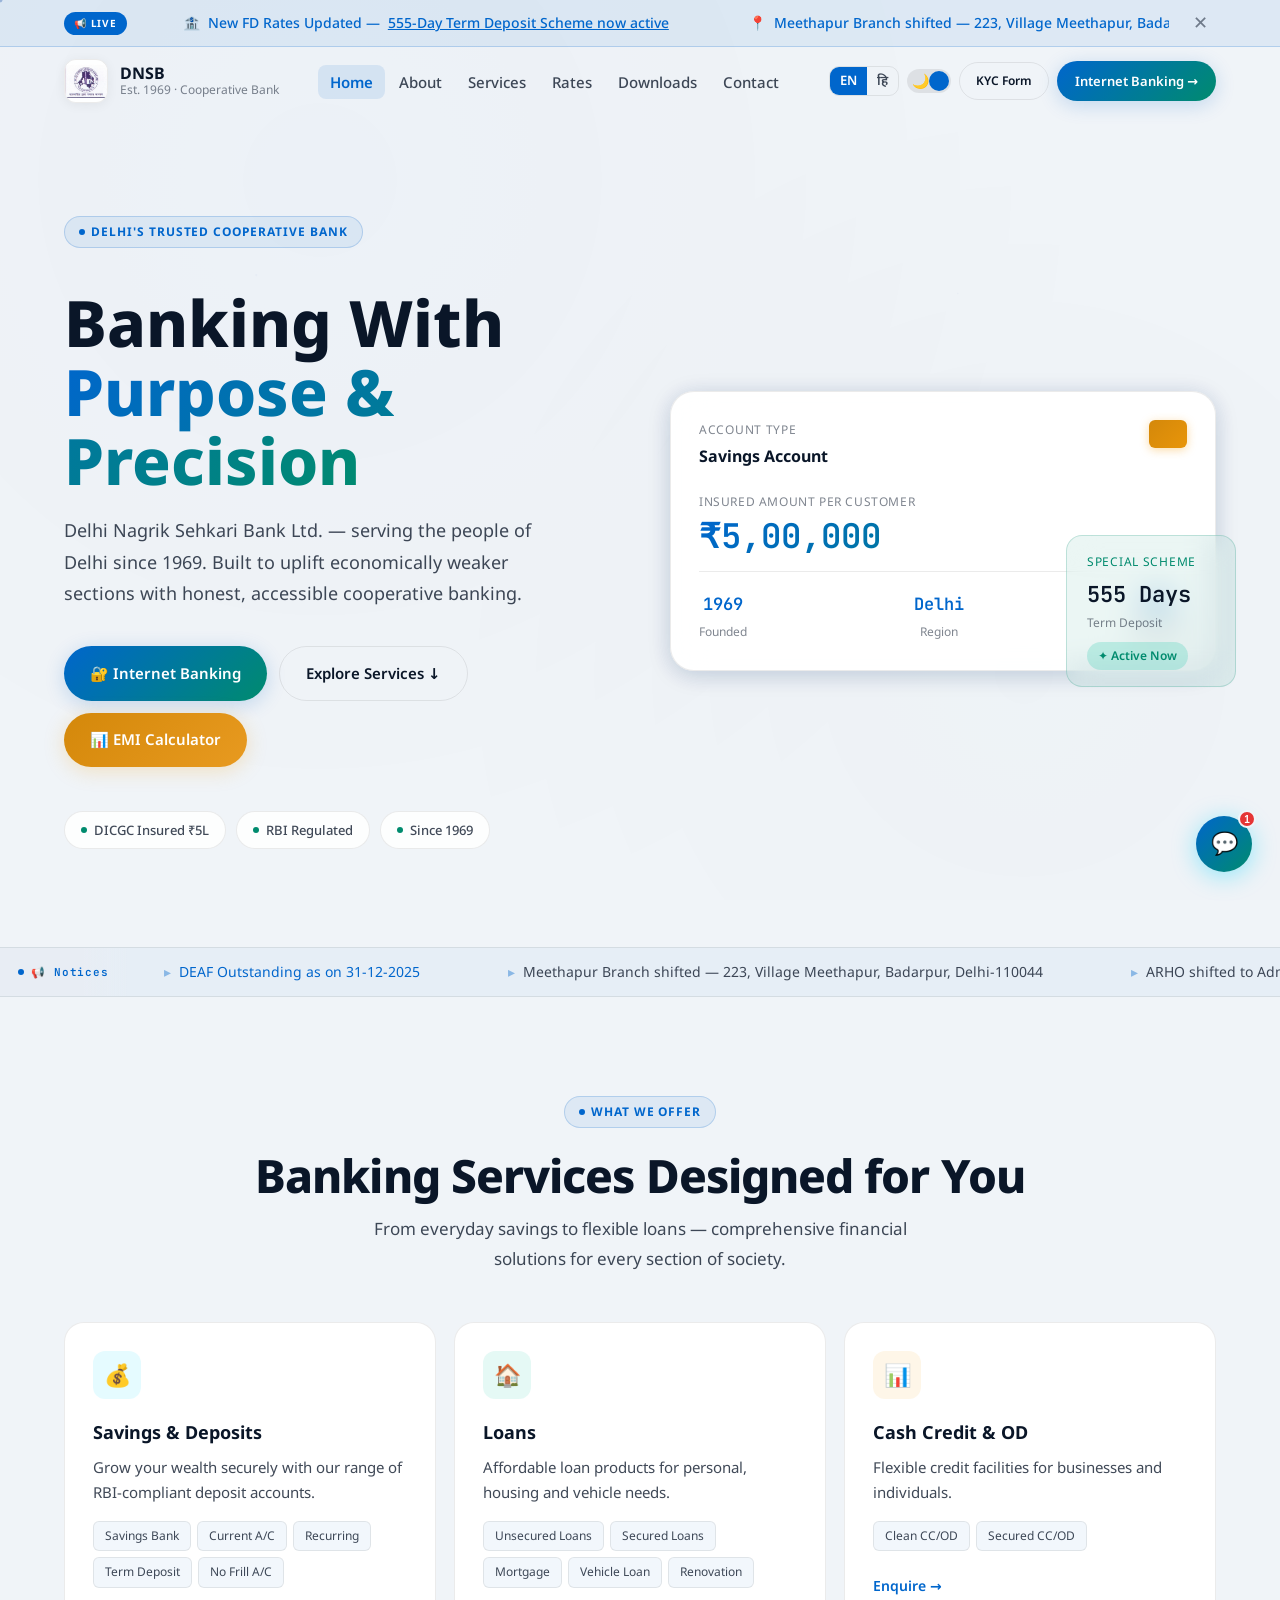
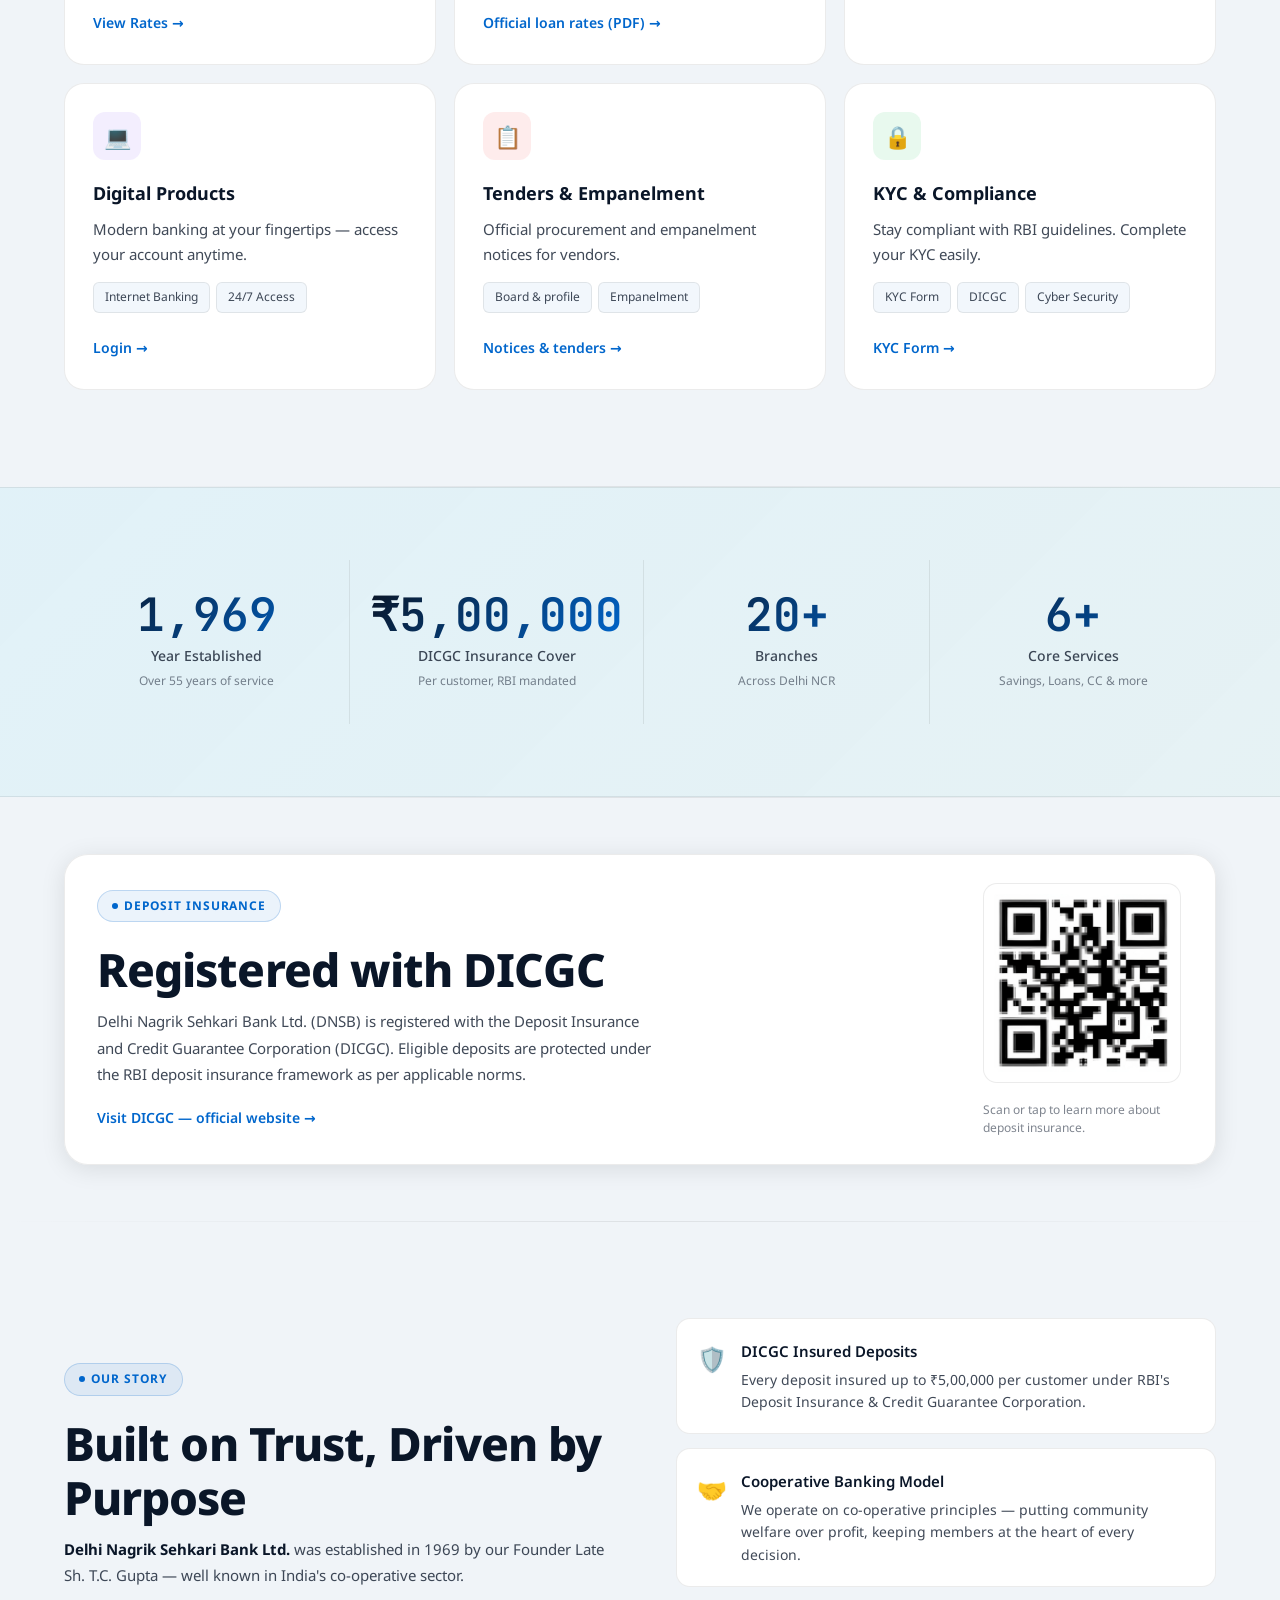
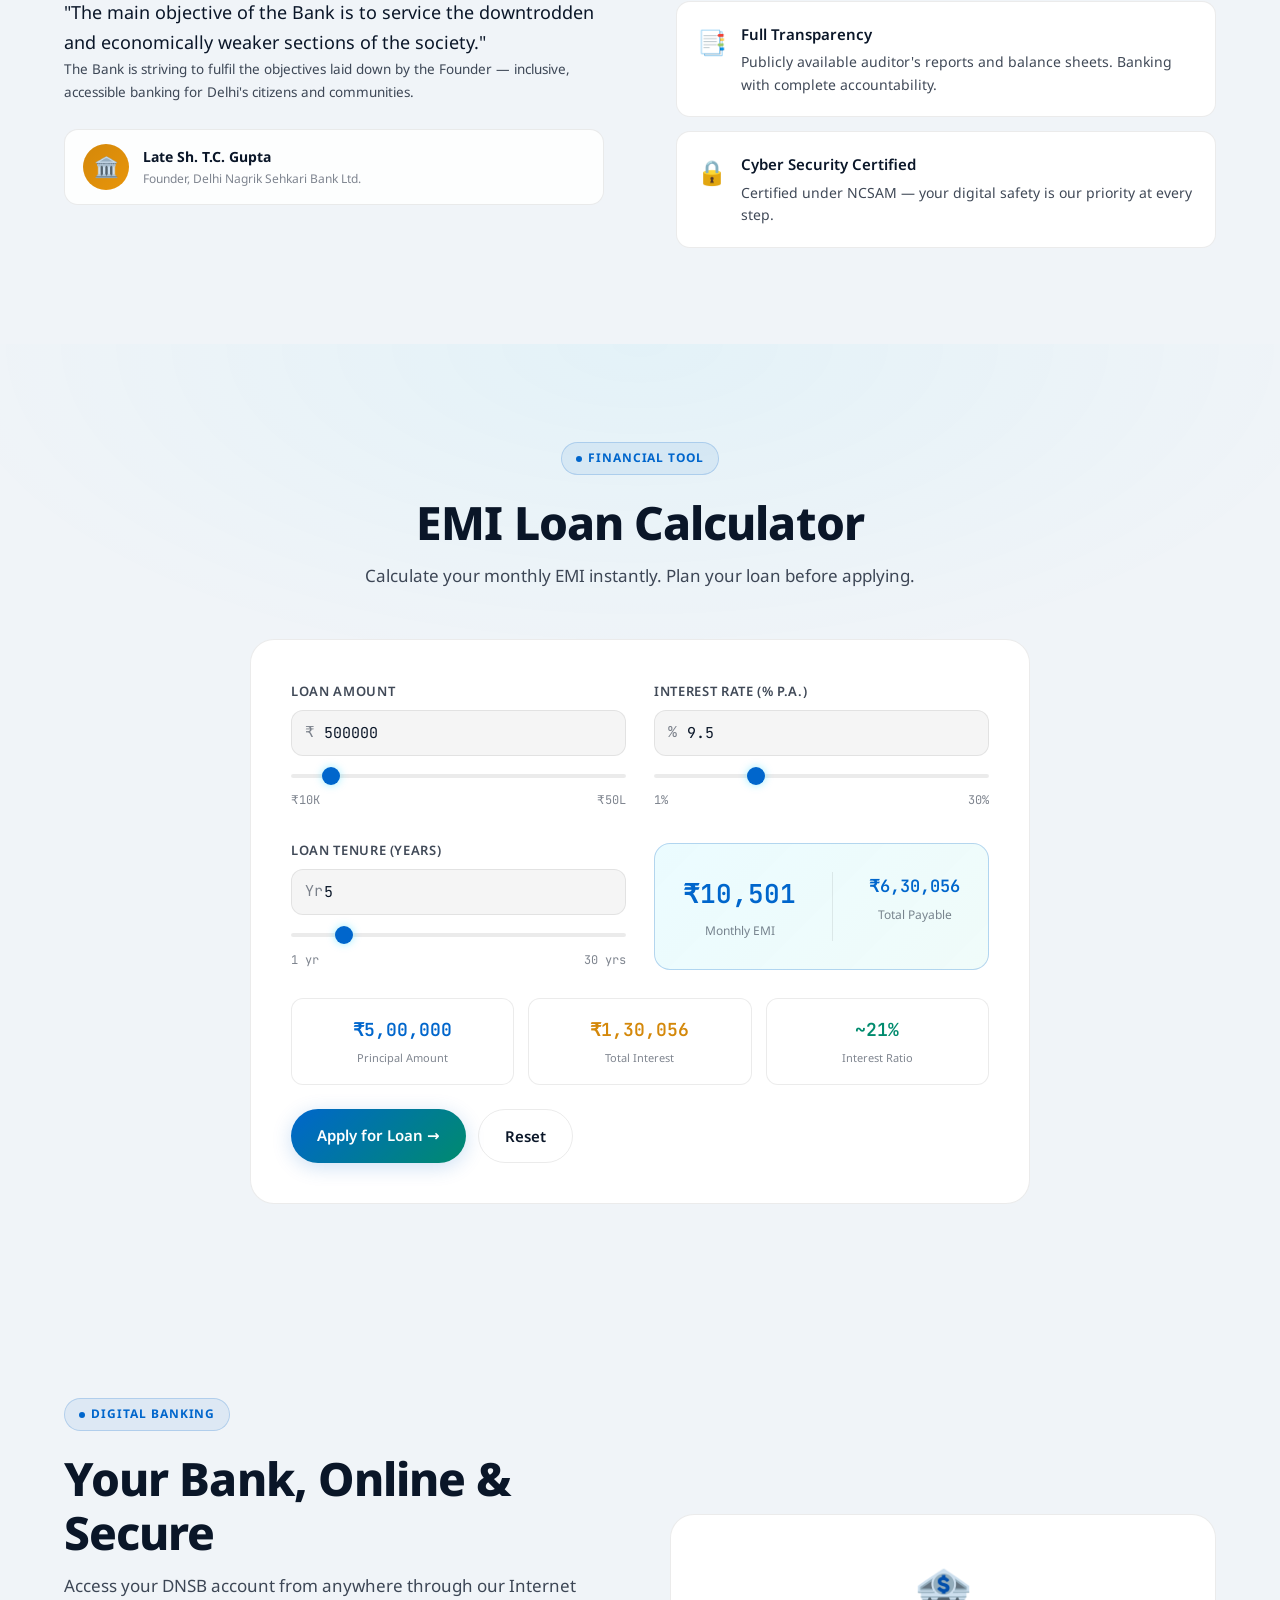
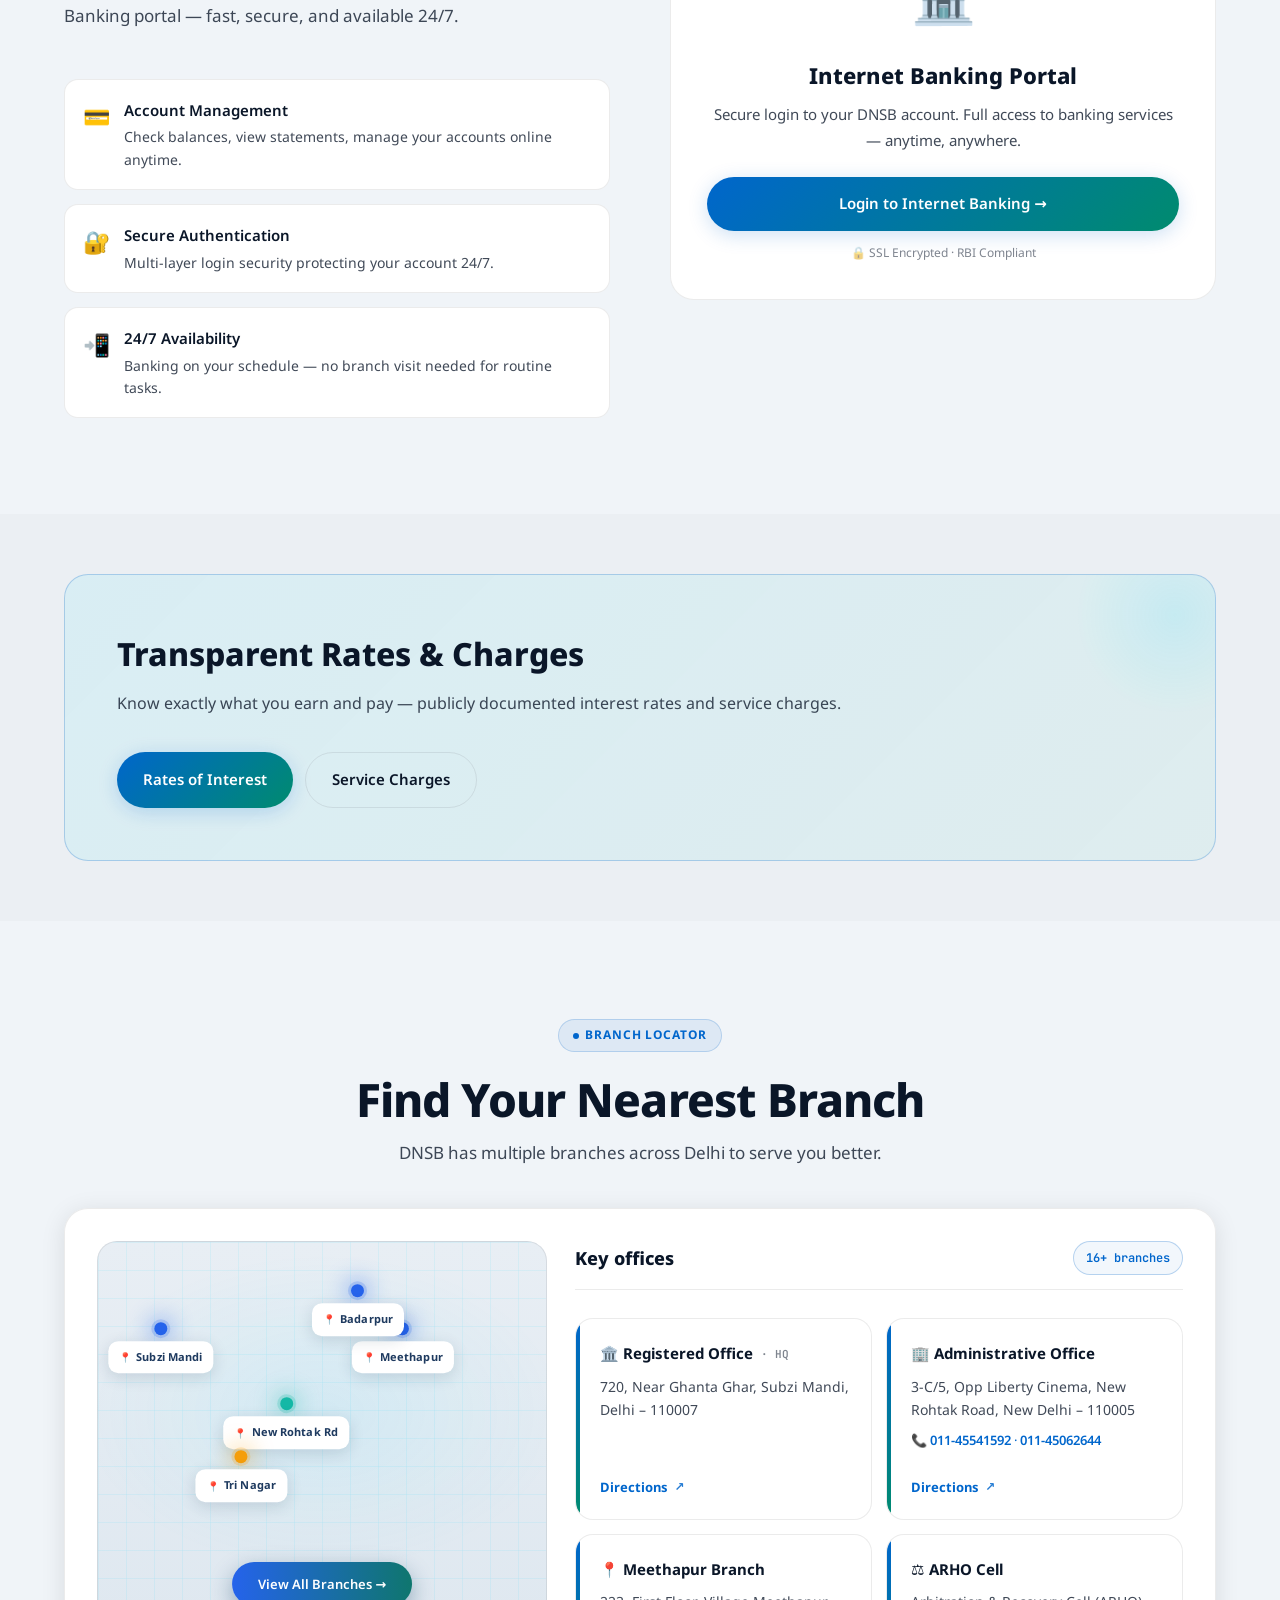
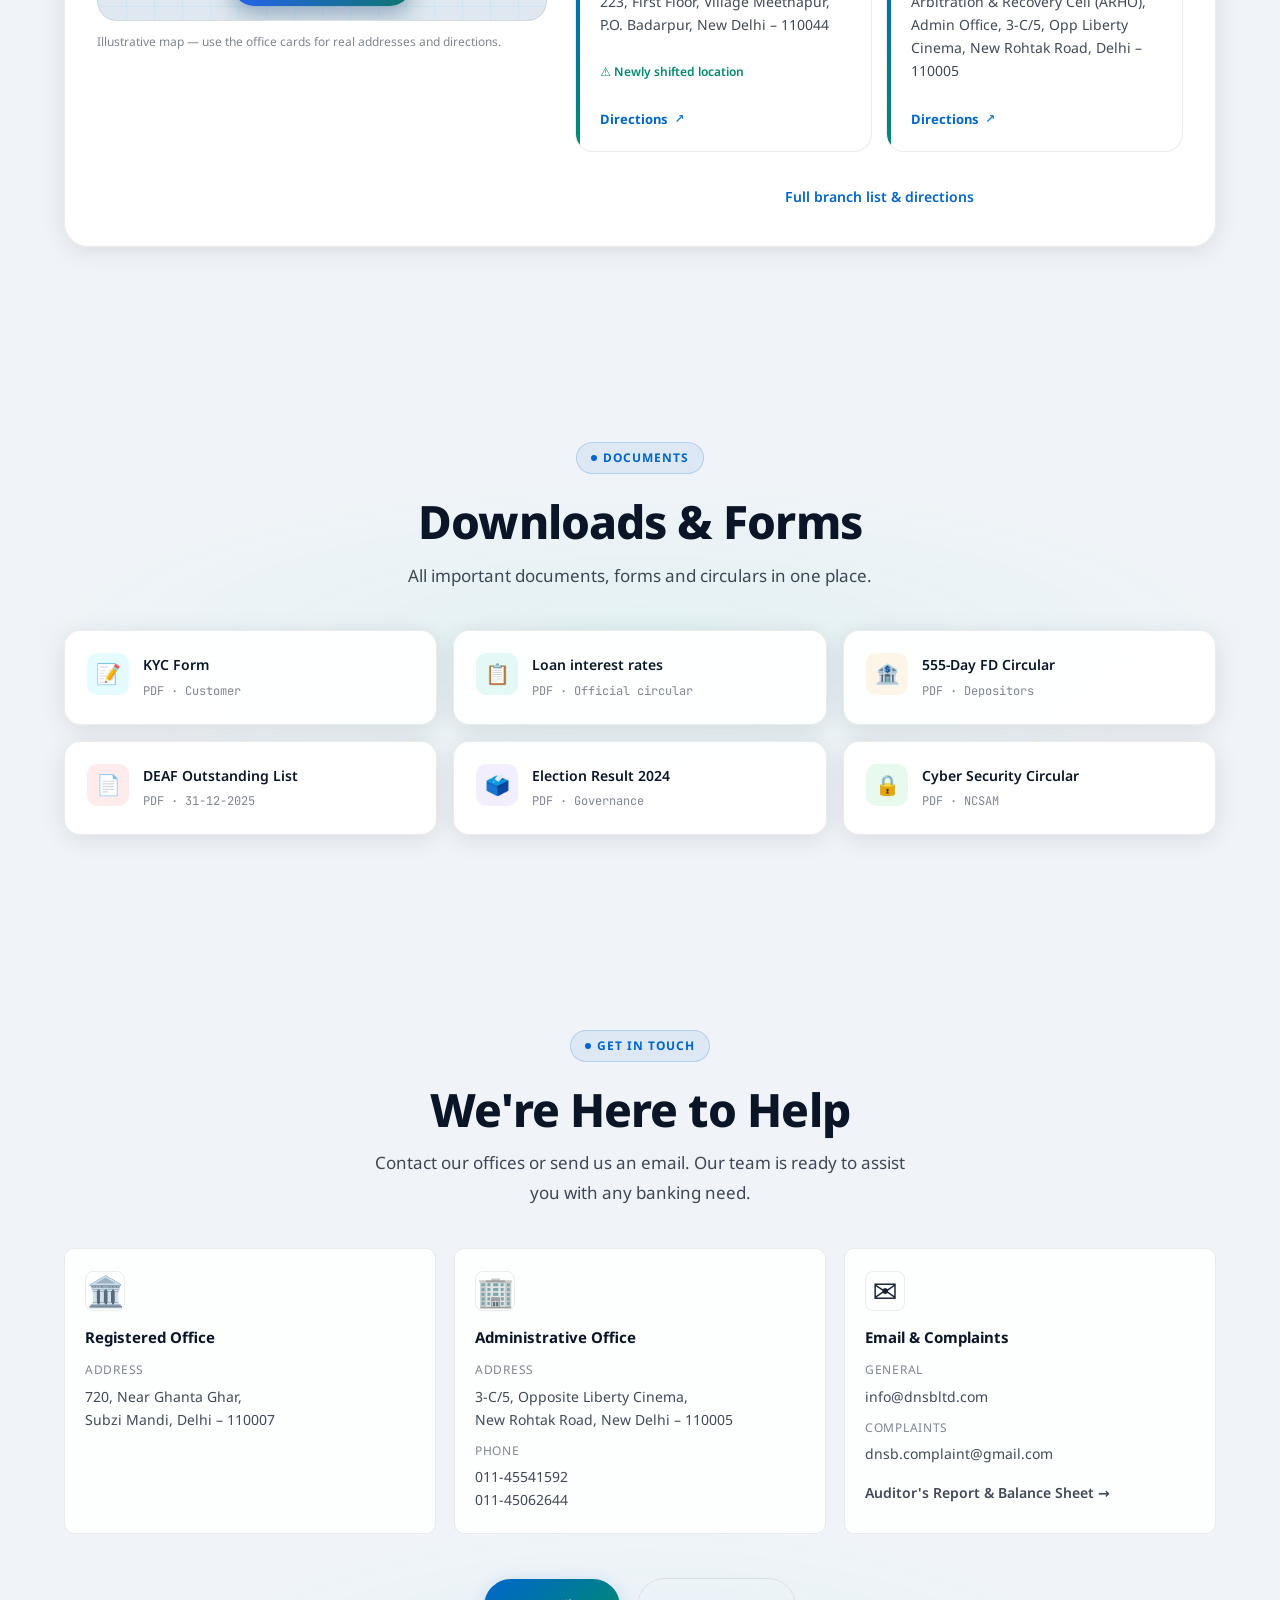
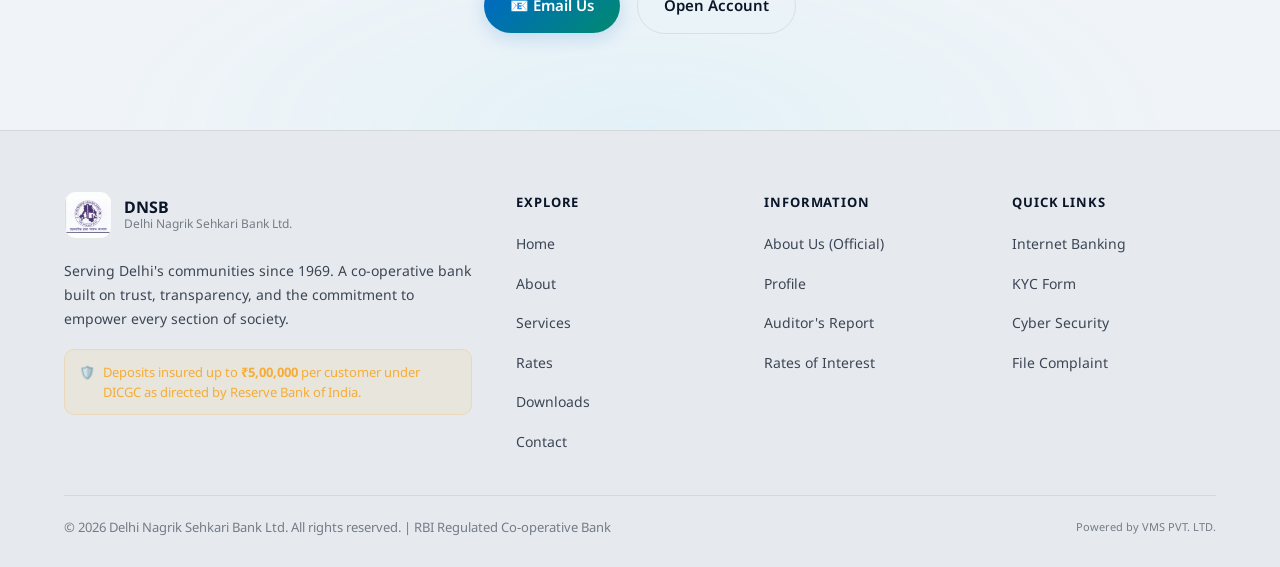
<file: index.html>
<!DOCTYPE html>
<html lang="en" data-theme="dark">
<head>
<meta charset="UTF-8"/>
<meta name="viewport" content="width=device-width, initial-scale=1.0"/>
<title>Delhi Nagrik Sehkari Bank Ltd. — DNSB</title>
<link rel="preconnect" href="https://fonts.googleapis.com"/>
<link rel="preconnect" href="https://fonts.gstatic.com" crossorigin/>
<link href="https://fonts.googleapis.com/css2?family=JetBrains+Mono:wght@400;600&family=Noto+Sans+Devanagari:wght@400;500;600;700;800&family=Noto+Sans:ital,wght@0,400;0,500;0,600;0,700;0,800;1,400&display=swap" rel="stylesheet"/>
<link rel="stylesheet" href="css/main.css"/>
</head>
<body>
<canvas id="bg-canvas"></canvas>

<!-- Header: edit components/header.html -->
<div id="header-mount" class="components-mount"></div>

<!-- ================================================================ HERO ================================================================ -->
<section id="hero" class="section" style="padding-top:60px;padding-bottom:60px">
  <div class="container">
    <div class="hero-grid">
      <div class="reveal-left">
        <div style="margin-bottom:20px"><span class="tag" data-i18n="hero.tag">Delhi's Trusted Cooperative Bank</span></div>
        <h1 class="hero-title"><span data-i18n="hero.title1">Banking With</span> <span class="gradient-text" data-i18n="hero.title2">Purpose &amp; Precision</span></h1>
        <p class="hero-desc" data-i18n="hero.desc">Delhi Nagrik Sehkari Bank Ltd. — serving the people of Delhi since 1969. Built to uplift economically weaker sections with honest, accessible cooperative banking.</p>
        <div class="hero-ctas">
          <a href="https://online.dnsbltd.com/ibs-jsp/faces/pages/user/login.xhtml" target="_blank" class="btn btn-primary" data-i18n="hero.cta_ib">🔐 Internet Banking</a>
          <a href="#services" class="btn btn-ghost" data-i18n="hero.cta_svc">Explore Services ↓</a>
          <a href="#calculator" class="btn btn-gold" data-i18n="hero.cta_emi">📊 EMI Calculator</a>
        </div>
        <div class="hero-trust">
          <div class="trust-pill"><span class="dot"></span> <span data-i18n="hero.trust1">DICGC Insured ₹5L</span></div>
          <div class="trust-pill"><span class="dot"></span> <span data-i18n="hero.trust2">RBI Regulated</span></div>
          <div class="trust-pill"><span class="dot"></span> <span data-i18n="hero.trust3">Since 1969</span></div>
        </div>
      </div>
      <div class="hero-visual reveal-right">
        <div class="h-card">
          <div class="hc-top">
            <div>
              <div class="hc-label" data-i18n="hero.card.acct">Account Type</div>
              <div class="hc-name" data-i18n="hero.card.savings">Savings Account</div>
            </div>
            <div class="hc-chip"></div>
          </div>
          <div class="hc-amount-label" data-i18n="hero.card.ins">INSURED AMOUNT PER CUSTOMER</div>
          <div class="hc-amount gradient-text">₹5,00,000</div>
          <div class="hc-divider"></div>
          <div class="hc-row">
            <div><div class="hc-stat-val">1969</div><div class="hc-stat-key" data-i18n="hero.card.founded">Founded</div></div>
            <div><div class="hc-stat-val">Delhi</div><div class="hc-stat-key" data-i18n="hero.card.region">Region</div></div>
            <div><div class="hc-stat-val">RBI</div><div class="hc-stat-key" data-i18n="hero.card.reg">Regulated</div></div>
          </div>
        </div>
        <div class="mini-float">
          <div class="mf-title" data-i18n="hero.mini.scheme">Special Scheme</div>
          <div class="mf-val" data-i18n="hero.mini.days">555 Days</div>
          <div class="mf-sub" data-i18n="hero.mini.fd">Term Deposit</div>
          <div class="mf-badge" data-i18n="hero.mini.now">✦ Active Now</div>
        </div>
      </div>
    </div>
  </div>
</section>

<!-- MARQUEE -->
<div id="marquee-bar">
  <div class="mq-label" data-i18n="mq.label">📢 Notices</div>
  <div style="overflow:hidden">
    <div class="mq-track">
      <span class="mq-item"><span class="mq-dot">▸</span><a href="https://dnsbltd.com/wp-content/uploads/2026/02/LIST-OF-DEAF-OUTSTANDING-31122025.pdf" target="_blank" data-i18n="mq.deaf">DEAF Outstanding as on 31-12-2025</a></span>
      <span class="mq-item"><span class="mq-dot">▸</span><span data-i18n="mq.meethapur">Meethapur Branch shifted — 223, Village Meethapur, Badarpur, Delhi-110044</span></span>
      <span class="mq-item"><span class="mq-dot">▸</span><span data-i18n="mq.arho">ARHO shifted to Admin Office, 3-C/5, Opp Liberty Cinema, New Rohtak Road, Delhi-110005</span></span>
      <span class="mq-item"><span class="mq-dot">▸</span><a href="https://dnsbltd.com/wp-content/uploads/2025/03/CIR872.pdf" target="_blank" data-i18n="mq.fd">Term Deposit Scheme for 555 Days — View Circular</a></span>
      <span class="mq-item"><span class="mq-dot">▸</span><a href="https://dnsbltd.com/wp-content/uploads/2024/10/RESULT-OF-ELECTION-2024-DNSBL.pdf" target="_blank" data-i18n="mq.election">Election Result 2024 — DNSBL Published</a></span>
      <span class="mq-item"><span class="mq-dot">▸</span><a href="https://dnsbltd.com/wp-content/uploads/2026/02/LIST-OF-DEAF-OUTSTANDING-31122025.pdf" target="_blank" data-i18n="mq.deaf">DEAF Outstanding as on 31-12-2025</a></span>
      <span class="mq-item"><span class="mq-dot">▸</span><span data-i18n="mq.meethapur">Meethapur Branch shifted — 223, Village Meethapur, Badarpur, Delhi-110044</span></span>
      <span class="mq-item"><span class="mq-dot">▸</span><span data-i18n="mq.arho">ARHO shifted to Admin Office, 3-C/5, Opp Liberty Cinema, New Rohtak Road, Delhi-110005</span></span>
      <span class="mq-item"><span class="mq-dot">▸</span><a href="https://dnsbltd.com/wp-content/uploads/2025/03/CIR872.pdf" target="_blank" data-i18n="mq.fd">Term Deposit Scheme for 555 Days — View Circular</a></span>
      <span class="mq-item"><span class="mq-dot">▸</span><a href="https://dnsbltd.com/wp-content/uploads/2024/10/RESULT-OF-ELECTION-2024-DNSBL.pdf" target="_blank" data-i18n="mq.election">Election Result 2024 — DNSBL Published</a></span>
    </div>
  </div>
</div>

<!-- ================================================================ SERVICES ================================================================ -->
<section id="services" class="section">
  <div class="container">
    <div class="reveal" style="text-align:center;margin-bottom:48px">
      <span class="tag" data-i18n="svc.sec_tag">What We Offer</span>
      <h2 class="section-title" data-i18n="svc.sec_title">Banking Services Designed for You</h2>
      <p class="section-sub" style="margin:0 auto" data-i18n="svc.sec_sub">From everyday savings to flexible loans — comprehensive financial solutions for every section of society.</p>
    </div>
    <div class="svc-grid">
      <div class="svc-card reveal">
        <a href="rates.html" class="svc-card-overlay" data-i18n-aria="svc.aria.sav"></a>
        <div class="svc-card-inner">
          <div class="svc-icon" style="background:rgba(0,212,255,0.1)">💰</div>
          <h3 data-i18n="svc.sav.t">Savings & Deposits</h3>
          <p data-i18n="svc.sav.d">Grow your wealth securely with our range of RBI-compliant deposit accounts.</p>
          <div class="svc-tags">
            <a href="rates.html" class="svc-tag">Savings Bank</a>
            <a href="services.html" class="svc-tag">Current A/C</a>
            <a href="rates.html" class="svc-tag">Recurring</a>
            <a href="rates.html" class="svc-tag">Term Deposit</a>
            <a href="services.html" class="svc-tag">No Frill A/C</a>
          </div>
          <a href="rates.html" class="svc-link" data-i18n="svc.link_rates">View Rates →</a>
        </div>
      </div>
      <div class="svc-card reveal" style="transition-delay:.07s">
        <a href="https://dnsbltd.com/wp-content/uploads/2025/12/RATES-OF-INTEREST-LOANS.pdf" target="_blank" rel="noopener noreferrer" class="svc-card-overlay" data-i18n-aria="svc.aria.loan"></a>
        <div class="svc-card-inner">
          <div class="svc-icon" style="background:rgba(0,196,160,0.1)">🏠</div>
          <h3 data-i18n="svc.loan.t">Loans</h3>
          <p data-i18n="svc.loan.d">Affordable loan products for personal, housing and vehicle needs.</p>
          <div class="svc-tags">
            <a href="https://dnsbltd.com/wp-content/uploads/2025/12/RATES-OF-INTEREST-LOANS.pdf" target="_blank" rel="noopener noreferrer" class="svc-tag">Unsecured Loans</a>
            <a href="https://dnsbltd.com/wp-content/uploads/2025/12/RATES-OF-INTEREST-LOANS.pdf" target="_blank" rel="noopener noreferrer" class="svc-tag">Secured Loans</a>
            <a href="https://dnsbltd.com/wp-content/uploads/2025/12/RATES-OF-INTEREST-LOANS.pdf" target="_blank" rel="noopener noreferrer" class="svc-tag">Mortgage</a>
            <a href="https://dnsbltd.com/wp-content/uploads/2025/12/RATES-OF-INTEREST-LOANS.pdf" target="_blank" rel="noopener noreferrer" class="svc-tag">Vehicle Loan</a>
            <a href="https://dnsbltd.com/wp-content/uploads/2025/12/RATES-OF-INTEREST-LOANS.pdf" target="_blank" rel="noopener noreferrer" class="svc-tag">Renovation</a>
          </div>
          <a href="https://dnsbltd.com/wp-content/uploads/2025/12/RATES-OF-INTEREST-LOANS.pdf" target="_blank" rel="noopener noreferrer" class="svc-link" data-i18n="svc.link_loans">Official loan rates (PDF) →</a>
        </div>
      </div>
      <div class="svc-card reveal" style="transition-delay:.14s">
        <a href="contact.html" class="svc-card-overlay" data-i18n-aria="svc.aria.cc"></a>
        <div class="svc-card-inner">
          <div class="svc-icon" style="background:rgba(245,166,35,0.1)">📊</div>
          <h3 data-i18n="svc.cc.t">Cash Credit &amp; OD</h3>
          <p data-i18n="svc.cc.d">Flexible credit facilities for businesses and individuals.</p>
          <div class="svc-tags">
            <a href="services.html" class="svc-tag">Clean CC/OD</a>
            <a href="rates.html" class="svc-tag">Secured CC/OD</a>
          </div>
          <a href="contact.html" class="svc-link" data-i18n="svc.link_enquire">Enquire →</a>
        </div>
      </div>
      <div class="svc-card reveal" style="transition-delay:.21s">
        <a href="https://online.dnsbltd.com/ibs-jsp/faces/pages/user/login.xhtml" target="_blank" rel="noopener noreferrer" class="svc-card-overlay" data-i18n-aria="svc.aria.dig"></a>
        <div class="svc-card-inner">
          <div class="svc-icon" style="background:rgba(139,92,246,0.1)">💻</div>
          <h3 data-i18n="svc.dig.t">Digital Products</h3>
          <p data-i18n="svc.dig.d">Modern banking at your fingertips — access your account anytime.</p>
          <div class="svc-tags">
            <a href="https://online.dnsbltd.com/ibs-jsp/faces/pages/user/login.xhtml" target="_blank" rel="noopener noreferrer" class="svc-tag">Internet Banking</a>
            <a href="https://online.dnsbltd.com/ibs-jsp/faces/pages/user/login.xhtml" target="_blank" rel="noopener noreferrer" class="svc-tag">24/7 Access</a>
          </div>
          <a href="https://online.dnsbltd.com/ibs-jsp/faces/pages/user/login.xhtml" target="_blank" rel="noopener noreferrer" class="svc-link" data-i18n="svc.link_login">Login →</a>
        </div>
      </div>
      <div class="svc-card reveal" style="transition-delay:.28s">
        <a href="about.html#profile" class="svc-card-overlay" data-i18n-aria="svc.aria.ten"></a>
        <div class="svc-card-inner">
          <div class="svc-icon" style="background:rgba(239,68,68,0.1)">📋</div>
          <h3 data-i18n="svc.ten.t">Tenders &amp; Empanelment</h3>
          <p data-i18n="svc.ten.d">Official procurement and empanelment notices for vendors.</p>
          <div class="svc-tags">
            <a href="about.html#profile" class="svc-tag">Board &amp; profile</a>
            <a href="contact.html" class="svc-tag">Empanelment</a>
          </div>
          <a href="about.html#profile" class="svc-link" data-i18n="svc.link_tenders">Notices &amp; tenders →</a>
        </div>
      </div>
      <div class="svc-card reveal" style="transition-delay:.35s">
        <a href="https://dnsbltd.com/wp-content/uploads/2018/04/KYC%20FORM.pdf" target="_blank" rel="noopener noreferrer" class="svc-card-overlay" data-i18n-aria="svc.aria.kyc"></a>
        <div class="svc-card-inner">
          <div class="svc-icon" style="background:rgba(34,197,94,0.1)">🔒</div>
          <h3 data-i18n="svc.kyc.t">KYC &amp; Compliance</h3>
          <p data-i18n="svc.kyc.d">Stay compliant with RBI guidelines. Complete your KYC easily.</p>
          <div class="svc-tags">
            <a href="https://dnsbltd.com/wp-content/uploads/2018/04/KYC%20FORM.pdf" target="_blank" rel="noopener noreferrer" class="svc-tag">KYC Form</a>
            <a href="https://dicgc.org.in/" target="_blank" rel="noopener noreferrer" class="svc-tag">DICGC</a>
            <a href="https://dnsbltd.com/wp-content/uploads/2023/08/CIR780.pdf" target="_blank" rel="noopener noreferrer" class="svc-tag">Cyber Security</a>
          </div>
          <a href="https://dnsbltd.com/wp-content/uploads/2018/04/KYC%20FORM.pdf" target="_blank" rel="noopener noreferrer" class="svc-link" data-i18n="svc.link_kyc">KYC Form →</a>
        </div>
      </div>
    </div>
  </div>
</section>

<div class="section-divider"></div>

<!-- ================================================================ STATS ================================================================ -->
<section id="stats" class="section" style="padding:72px 0">
  <div class="container">
    <div class="stats-grid">
      <div class="stat-item reveal"><div class="stat-num" data-target="1969" data-type="year">0</div><div class="stat-label" data-i18n="stat.y">Year Established</div><div class="stat-sub" data-i18n="stat.y_sub">Over 55 years of service</div></div>
      <div class="stat-item reveal" style="transition-delay:.1s"><div class="stat-num" data-target="500000" data-prefix="₹" data-suffix="" data-format="inr">₹0</div><div class="stat-label" data-i18n="stat.dicgc">DICGC Insurance Cover</div><div class="stat-sub" data-i18n="stat.dicgc_sub">Per customer, RBI mandated</div></div>
      <div class="stat-item reveal" style="transition-delay:.2s"><div class="stat-num" data-target="20" data-suffix="+">0</div><div class="stat-label" data-i18n="stat.br">Branches</div><div class="stat-sub" data-i18n="stat.br_sub">Across Delhi NCR</div></div>
      <div class="stat-item reveal" style="transition-delay:.3s"><div class="stat-num" data-target="6" data-suffix="+">0</div><div class="stat-label" data-i18n="stat.svc">Core Services</div><div class="stat-sub" data-i18n="stat.svc_sub">Savings, Loans, CC &amp; more</div></div>
    </div>
  </div>
</section>

<div class="section-divider"></div>

<!-- ================================================================ DICGC TRUST ================================================================ -->
<section id="dicgc-trust" class="section dicgc-trust-section" aria-labelledby="dicgc-heading">
  <div class="container">
    <div class="dicgc-trust-grid reveal">
      <div class="dicgc-trust-copy">
        <span class="tag" data-i18n="home.dicgc.tag">Deposit Insurance</span>
        <h2 id="dicgc-heading" class="section-title" style="margin-bottom:12px;text-align:left" data-i18n="home.dicgc.title">Registered with DICGC</h2>
        <p class="dicgc-trust-text" data-i18n="home.dicgc.body">Delhi Nagrik Sehkari Bank Ltd. (DNSB) is registered with the Deposit Insurance and Credit Guarantee Corporation (DICGC). Eligible deposits are protected under the RBI’s deposit insurance framework as per applicable norms.</p>
        <a href="https://dicgc.org.in/" target="_blank" rel="noopener noreferrer" class="dicgc-trust-link" data-i18n="home.dicgc.link">Visit DICGC — official website →</a>
      </div>
      <div class="dicgc-trust-qr">
        <a href="https://dicgc.org.in/" target="_blank" rel="noopener noreferrer" class="dicgc-qr-wrap" aria-label="DICGC official website — Deposit Insurance and Credit Guarantee Corporation">
          <img src="dicgc-qr.png" alt="DICGC QR code — scan to verify deposit insurance information" width="180" height="180" loading="lazy" decoding="async"/>
        </a>
        <p class="dicgc-qr-hint" data-i18n="home.dicgc.qr_hint">Scan or tap to learn more about deposit insurance.</p>
      </div>
    </div>
  </div>
</section>

<div class="section-divider"></div>

<!-- ================================================================ ABOUT ================================================================ -->
<section id="about" class="section">
  <div class="container">
    <div class="about-grid">
      <div class="reveal-left">
        <span class="tag" data-i18n="home.about.tag">Our Story</span>
        <h2 class="section-title" data-i18n="home.about.title">Built on Trust, Driven by Purpose</h2>
        <p style="color:var(--text-secondary);font-size:15px;line-height:1.75;margin-bottom:8px;" data-i18n-html="home.about.p1"><strong style="color:var(--text-primary)">Delhi Nagrik Sehkari Bank Ltd.</strong> was established in 1969 by our Founder Late Sh. T.C. Gupta — a visionary well-known in India's Co-operative Sector.</p>
        <blockquote data-i18n="home.about.quote">"The main objective of the Bank is to service the downtrodden and economically weaker sections of the society."</blockquote>
        <p style="color:var(--text-secondary);font-size:13.5px;line-height:1.75;" data-i18n="home.about.p2">For over five decades, DNSB has been striving to fulfil the mission laid down by its founder — making banking accessible, inclusive, and trustworthy for every citizen of Delhi.</p>
        <div class="founder-card">
          <div class="founder-av">🏛️</div>
          <div><div class="founder-name" data-i18n="home.about.founder">Late Sh. T.C. Gupta</div><div class="founder-role" data-i18n="home.about.founder_role">Founder, Delhi Nagrik Sehkari Bank Ltd.</div></div>
        </div>
      </div>
      <div class="about-highlights reveal-right">
        <div class="hl-card"><div class="hl-ico">🛡️</div><div><div class="hl-title" data-i18n="home.hl1.t">DICGC Insured Deposits</div><div class="hl-desc" data-i18n="home.hl1.d">Every deposit insured up to ₹5,00,000 per customer under RBI's Deposit Insurance &amp; Credit Guarantee Corporation.</div></div></div>
        <div class="hl-card"><div class="hl-ico">🤝</div><div><div class="hl-title" data-i18n="home.hl2.t">Cooperative Banking Model</div><div class="hl-desc" data-i18n="home.hl2.d">We operate on co-operative principles — putting community welfare over profit, keeping members at the heart of every decision.</div></div></div>
        <div class="hl-card"><div class="hl-ico">📑</div><div><div class="hl-title" data-i18n="home.hl3.t">Full Transparency</div><div class="hl-desc" data-i18n="home.hl3.d">Publicly available auditor's reports and balance sheets. Banking with complete accountability.</div></div></div>
        <div class="hl-card"><div class="hl-ico">🔒</div><div><div class="hl-title" data-i18n="home.hl4.t">Cyber Security Certified</div><div class="hl-desc" data-i18n="home.hl4.d">Certified under NCSAM — your digital safety is our priority at every step.</div></div></div>
      </div>
    </div>
  </div>
</section>

<!-- ================================================================ LOAN CALCULATOR ================================================================ -->
<section id="calculator" class="section" style="background:radial-gradient(ellipse 80% 50% at 50% 0%, rgba(0,212,255,0.05), transparent 70%)">
  <div class="container">
    <div class="reveal" style="text-align:center;margin-bottom:48px">
      <span class="tag" data-i18n="calc.tag">Financial Tool</span>
      <h2 class="section-title" data-i18n="calc.title">EMI Loan Calculator</h2>
      <p class="section-sub" style="margin:0 auto" data-i18n="calc.sub">Calculate your monthly EMI instantly. Plan your loan before applying.</p>
    </div>
    <div class="calc-wrap">
      <div class="calc-card reveal">
        <div class="calc-grid">
          <div class="calc-group">
            <label data-i18n="calc.amt">Loan Amount</label>
            <div class="calc-input-wrap">
              <span class="calc-prefix">₹</span>
              <input type="number" id="loan-amount" value="500000" min="10000" max="10000000" oninput="calcEMI()"/>
            </div>
            <input type="range" id="amt-slider" min="10000" max="5000000" step="10000" value="500000" oninput="syncSlider('amt');calcEMI()"/>
            <div class="range-labels"><span>₹10K</span><span>₹50L</span></div>
          </div>
          <div class="calc-group">
            <label data-i18n="calc.rate">Interest Rate (% p.a.)</label>
            <div class="calc-input-wrap">
              <span class="calc-prefix">%</span>
              <input type="number" id="loan-rate" value="9.5" min="1" max="30" step="0.1" oninput="calcEMI()"/>
            </div>
            <input type="range" id="rate-slider" min="1" max="30" step="0.1" value="9.5" oninput="syncSlider('rate');calcEMI()"/>
            <div class="range-labels"><span>1%</span><span>30%</span></div>
          </div>
          <div class="calc-group">
            <label data-i18n="calc.tenure">Loan Tenure (Years)</label>
            <div class="calc-input-wrap">
              <span class="calc-prefix">Yr</span>
              <input type="number" id="loan-tenure" value="5" min="1" max="30" oninput="calcEMI()"/>
            </div>
            <input type="range" id="tenure-slider" min="1" max="30" step="1" value="5" oninput="syncSlider('tenure');calcEMI()"/>
            <div class="range-labels"><span>1 yr</span><span>30 yrs</span></div>
          </div>
          <div class="calc-group" style="align-self:end">
            <div class="emi-result">
              <div><div class="emi-val" id="emi-monthly">₹0</div><div class="emi-key" data-i18n="calc.emi">Monthly EMI</div></div>
              <div class="emi-divider"></div>
              <div><div class="emi-val" id="emi-total" style="font-size:17px">₹0</div><div class="emi-key" data-i18n="calc.total_paid">Total Payable</div></div>
            </div>
          </div>
        </div>
        <div style="display:grid;grid-template-columns:1fr 1fr 1fr;gap:14px;margin-bottom:24px">
          <div style="background:var(--bg-surface);border:1px solid var(--border);border-radius:12px;padding:16px;text-align:center">
            <div style="font-family:'JetBrains Mono',monospace;font-size:18px;font-weight:600;color:var(--accent)" id="emi-principal">₹0</div>
            <div style="font-size:11px;color:var(--text-muted);margin-top:4px" data-i18n="calc.principal">Principal Amount</div>
          </div>
          <div style="background:var(--bg-surface);border:1px solid var(--border);border-radius:12px;padding:16px;text-align:center">
            <div style="font-family:'JetBrains Mono',monospace;font-size:18px;font-weight:600;color:var(--accent-gold)" id="emi-interest">₹0</div>
            <div style="font-size:11px;color:var(--text-muted);margin-top:4px" data-i18n="calc.interest_lbl">Total Interest</div>
          </div>
          <div style="background:var(--bg-surface);border:1px solid var(--border);border-radius:12px;padding:16px;text-align:center">
            <div style="font-family:'JetBrains Mono',monospace;font-size:18px;font-weight:600;color:var(--accent-2)" id="emi-savings">~0%</div>
            <div style="font-size:11px;color:var(--text-muted);margin-top:4px" data-i18n="calc.ratio">Interest Ratio</div>
          </div>
        </div>
        <div style="display:flex;gap:12px;flex-wrap:wrap">
          <a href="#contact" class="btn btn-primary" data-i18n="calc.apply">Apply for Loan →</a>
          <button type="button" class="btn btn-ghost" onclick="resetCalc()" data-i18n="calc.reset">Reset</button>
        </div>
      </div>
    </div>
  </div>
</section>

<!-- ================================================================ DIGITAL BANKING ================================================================ -->
<section id="digital" class="section">
  <div class="container">
    <div class="digital-grid">
      <div class="reveal-left">
        <span class="tag" data-i18n="home.digital.tag">Digital Banking</span>
        <h2 class="section-title" data-i18n="home.digital.title">Your Bank, Online &amp; Secure</h2>
        <p class="section-sub" data-i18n="home.digital.sub">Access your DNSB account from anywhere through our Internet Banking portal — fast, secure, and available 24/7.</p>
        <div class="d-features">
          <div class="d-feat"><div class="d-ico">💳</div><div><div class="d-title" data-i18n="home.digital.f1.t">Account Management</div><div class="d-desc" data-i18n="home.digital.f1.d">Check balances, view statements, manage your accounts online anytime.</div></div></div>
          <div class="d-feat"><div class="d-ico">🔐</div><div><div class="d-title" data-i18n="home.digital.f2.t">Secure Authentication</div><div class="d-desc" data-i18n="home.digital.f2.d">Multi-layer login security protecting your account 24/7.</div></div></div>
          <div class="d-feat"><div class="d-ico">📲</div><div><div class="d-title" data-i18n="home.digital.f3.t">24/7 Availability</div><div class="d-desc" data-i18n="home.digital.f3.d">Banking on your schedule — no branch visit needed for routine tasks.</div></div></div>
        </div>
      </div>
      <div class="reveal-right">
        <div class="ib-card">
          <div class="ib-ico">🏦</div>
          <div class="ib-title" data-i18n="home.digital.ib_title">Internet Banking Portal</div>
          <div class="ib-desc" data-i18n="home.digital.ib_desc">Secure login to your DNSB account. Full access to banking services — anytime, anywhere.</div>
          <a href="https://online.dnsbltd.com/ibs-jsp/faces/pages/user/login.xhtml" target="_blank" class="btn btn-primary" style="width:100%" data-i18n="home.digital.ib_btn">Login to Internet Banking →</a>
          <div class="ib-secure" data-i18n="home.digital.ib_secure">🔒 SSL Encrypted · RBI Compliant</div>
        </div>
      </div>
    </div>
  </div>
</section>

<!-- ================================================================ RATES CTA ================================================================ -->
<section id="rates-cta" class="section" style="padding:60px 0">
  <div class="container">
    <div class="rates-box reveal">
      <div>
        <h2 data-i18n="home.rates_cta.title">Transparent Rates &amp; Charges</h2>
        <p data-i18n="home.rates_cta.sub">Know exactly what you earn and pay — publicly documented interest rates and service charges.</p>
      </div>
      <div class="rates-actions">
        <a href="rates.html#tab-rates" class="btn btn-primary" data-i18n="home.rates_cta.btn_interest">Rates of Interest</a>
        <a href="rates.html#tab-charges" class="btn btn-ghost" data-i18n="home.rates_cta.btn_charges">Service Charges</a>
      </div>
    </div>
  </div>
</section>

<!-- ================================================================ BRANCHES ================================================================ -->
<section id="branches" class="section">
  <div class="container">
    <div class="reveal" style="text-align:center;margin-bottom:40px">
      <span class="tag" data-i18n="home.branch.tag">Branch Locator</span>
      <h2 class="section-title" data-i18n="home.branch.title">Find Your Nearest Branch</h2>
      <p class="section-sub" style="margin:0 auto" data-i18n="home.branch.sub">DNSB has multiple branches across Delhi to serve you better.</p>
    </div>
    <div class="branch-home-wrap glass-card reveal">
      <div class="branch-home-inner">
      <div class="branch-map-col">
        <div class="branch-map-placeholder loc-scatter-board" role="img" aria-label="" data-i18n-aria="home.branch.map_aria">
          <div class="bm-grid" aria-hidden="true"></div>
          <div class="loc-scatter-inner">
            <div class="loc-marker loc-marker--blue" style="left:14%;top:28%">
              <span class="loc-dot" aria-hidden="true"></span>
              <span class="loc-tag"><span class="loc-pin" aria-hidden="true">📍</span> Subzi Mandi</span>
            </div>
            <div class="loc-marker loc-marker--teal" style="left:42%;top:48%">
              <span class="loc-dot" aria-hidden="true"></span>
              <span class="loc-tag"><span class="loc-pin" aria-hidden="true">📍</span> New Rohtak Rd</span>
            </div>
            <div class="loc-marker loc-marker--blue" style="left:68%;top:28%">
              <span class="loc-dot" aria-hidden="true"></span>
              <span class="loc-tag"><span class="loc-pin" aria-hidden="true">📍</span> Meethapur</span>
            </div>
            <div class="loc-marker loc-marker--amber" style="left:32%;top:62%">
              <span class="loc-dot" aria-hidden="true"></span>
              <span class="loc-tag"><span class="loc-pin" aria-hidden="true">📍</span> Tri Nagar</span>
            </div>
            <div class="loc-marker loc-marker--blue" style="left:58%;top:18%">
              <span class="loc-dot" aria-hidden="true"></span>
              <span class="loc-tag"><span class="loc-pin" aria-hidden="true">📍</span> Badarpur</span>
            </div>
          </div>
          <a href="contact.html#loc-network" class="loc-scatter-cta" data-i18n="home.branch.view_all">View All Branches →</a>
        </div>
        <p class="branch-map-caption" data-i18n="home.branch.map_caption">Illustrative map — explore real addresses in the list.</p>
      </div>
      <div class="branch-cards-col">
      <div class="loc-branches-panel-head">
        <h3 data-i18n="home.branch.key_title">Key offices</h3>
        <span class="loc-branch-count" data-i18n="home.branch.key_count">16+ branches</span>
      </div>
      <div class="branch-list branch-list--home">
        <div class="b-card reveal">
          <div class="b-name">🏛️ Registered Office <span class="b-hq">· HQ</span></div>
          <div class="b-addr">720, Near Ghanta Ghar, Subzi Mandi, Delhi – 110007</div>
          <a class="bc-dir" href="#" target="_blank" rel="noopener noreferrer" data-i18n="page.ct.directions">Directions</a>
        </div>
        <div class="b-card reveal" style="transition-delay:.08s">
          <div class="b-name">🏢 Administrative Office</div>
          <div class="b-addr">3-C/5, Opp Liberty Cinema, New Rohtak Road, New Delhi – 110005</div>
          <p class="b-phone-line">📞 <a href="tel:01145541592">011-45541592</a> · <a href="tel:01145062644">011-45062644</a></p>
          <a class="bc-dir" href="#" target="_blank" rel="noopener noreferrer" data-i18n="page.ct.directions">Directions</a>
        </div>
        <div class="b-card reveal" style="transition-delay:.16s">
          <div class="b-name">📍 Meethapur Branch</div>
          <div class="b-addr">223, First Floor, Village Meethapur, P.O. Badarpur, New Delhi – 110044</div>
          <p class="b-note" data-i18n="home.branch.meethapur_note">Newly shifted location</p>
          <a class="bc-dir" href="#" target="_blank" rel="noopener noreferrer" data-i18n="page.ct.directions">Directions</a>
        </div>
        <div class="b-card reveal" style="transition-delay:.24s">
          <div class="b-name">⚖️ ARHO Cell</div>
          <div class="b-addr">Arbitration &amp; Recovery Cell (ARHO), Admin Office, 3-C/5, Opp Liberty Cinema, New Rohtak Road, Delhi – 110005</div>
          <a class="bc-dir" href="#" target="_blank" rel="noopener noreferrer" data-i18n="page.ct.directions">Directions</a>
        </div>
      </div>
      <div class="branch-home-cta">
        <a href="contact.html#loc-network" class="branch-home-cta-link" data-i18n="home.branch.cta_full">Full branch list &amp; directions →</a>
      </div>
      </div>
      </div>
    </div>
  </div>
</section>

<!-- ================================================================ DOWNLOADS ================================================================ -->
<section id="downloads" class="section" style="background:radial-gradient(ellipse 70% 40% at 50% 50%, rgba(0,196,160,0.05), transparent 70%)">
  <div class="container">
    <div class="reveal" style="text-align:center;margin-bottom:40px">
      <span class="tag" data-i18n="dl.sec_tag">Documents</span>
      <h2 class="section-title" data-i18n="dl.sec_title">Downloads &amp; Forms</h2>
      <p class="section-sub" style="margin:0 auto" data-i18n="dl.sec_sub">All important documents, forms and circulars in one place.</p>
    </div>
    <div class="dl-grid">
      <a href="https://dnsbltd.com/wp-content/uploads/2018/04/KYC%20FORM.pdf" target="_blank" rel="noopener noreferrer" class="dl-card reveal glass-card">
        <div class="dl-ico" style="background:rgba(0,212,255,0.1)">📝</div>
        <div><div class="dl-name" data-i18n="dl.kyc_name">KYC Form</div><div class="dl-type" data-i18n="dl.kyc_type">PDF · Customer</div></div>
      </a>
      <a href="https://dnsbltd.com/wp-content/uploads/2025/12/RATES-OF-INTEREST-LOANS.pdf" target="_blank" rel="noopener noreferrer" class="dl-card reveal glass-card" style="transition-delay:.07s">
        <div class="dl-ico" style="background:rgba(0,196,160,0.1)">📋</div>
        <div><div class="dl-name" data-i18n="dl.loan_name">Loan interest rates</div><div class="dl-type" data-i18n="dl.loan_type">PDF · Official circular</div></div>
      </a>
      <a href="https://dnsbltd.com/wp-content/uploads/2025/03/CIR872.pdf" target="_blank" rel="noopener noreferrer" class="dl-card reveal glass-card" style="transition-delay:.14s">
        <div class="dl-ico" style="background:rgba(245,166,35,0.1)">🏦</div>
        <div><div class="dl-name" data-i18n="dl.fd_name">555-Day FD Circular</div><div class="dl-type" data-i18n="dl.fd_type">PDF · Depositors</div></div>
      </a>
      <a href="https://dnsbltd.com/wp-content/uploads/2026/02/LIST-OF-DEAF-OUTSTANDING-31122025.pdf" target="_blank" rel="noopener noreferrer" class="dl-card reveal glass-card" style="transition-delay:.21s">
        <div class="dl-ico" style="background:rgba(239,68,68,0.1)">📄</div>
        <div><div class="dl-name" data-i18n="dl.deaf_name">DEAF Outstanding List</div><div class="dl-type" data-i18n="dl.deaf_type">PDF · 31-12-2025</div></div>
      </a>
      <a href="https://dnsbltd.com/wp-content/uploads/2024/10/RESULT-OF-ELECTION-2024-DNSBL.pdf" target="_blank" rel="noopener noreferrer" class="dl-card reveal glass-card" style="transition-delay:.28s">
        <div class="dl-ico" style="background:rgba(139,92,246,0.1)">🗳️</div>
        <div><div class="dl-name" data-i18n="dl.elec_name">Election Result 2024</div><div class="dl-type" data-i18n="dl.elec_type">PDF · Governance</div></div>
      </a>
      <a href="https://dnsbltd.com/wp-content/uploads/2023/08/CIR780.pdf" target="_blank" rel="noopener noreferrer" class="dl-card reveal glass-card" style="transition-delay:.35s">
        <div class="dl-ico" style="background:rgba(34,197,94,0.1)">🔒</div>
        <div><div class="dl-name" data-i18n="dl.cyber_name">Cyber Security Circular</div><div class="dl-type" data-i18n="dl.cyber_type">PDF · NCSAM</div></div>
      </a>
    </div>
  </div>
</section>

<!-- ================================================================ CONTACT ================================================================ -->
<section id="contact" class="section" style="background:radial-gradient(ellipse 60% 40% at 50% 100%, rgba(0,212,255,0.05), transparent 70%)">
  <div class="container">
    <div class="reveal" style="text-align:center;margin-bottom:40px">
      <span class="tag" data-i18n="contact.tag">Get in Touch</span>
      <h2 class="section-title" data-i18n="contact.title">We're Here to Help</h2>
      <p class="section-sub" style="margin:0 auto" data-i18n="contact.sub">Contact our offices or send us an email. Our team is ready to assist you with any banking need.</p>
    </div>
    <div class="contact-grid">
      <div class="ct-card ct-card--plain reveal"><div class="ct-ico ct-ico--plain">🏛️</div><h4>Registered Office</h4><div class="ct-label">Address</div><p>720, Near Ghanta Ghar,<br/>Subzi Mandi, Delhi – 110007</p></div>
      <div class="ct-card ct-card--plain reveal" style="transition-delay:.1s"><div class="ct-ico ct-ico--plain">🏢</div><h4>Administrative Office</h4><div class="ct-label">Address</div><p>3-C/5, Opposite Liberty Cinema,<br/>New Rohtak Road, New Delhi – 110005</p><div class="ct-label">Phone</div><a href="tel:01145541592">011-45541592</a><a href="tel:01145062644">011-45062644</a></div>
      <div class="ct-card ct-card--plain reveal" style="transition-delay:.2s"><div class="ct-ico ct-ico--plain">✉️</div><h4>Email &amp; Complaints</h4><div class="ct-label">General</div><a href="mailto:info@dnsbltd.com">info@dnsbltd.com</a><div class="ct-label">Complaints</div><a href="mailto:dnsb.complaint@gmail.com">dnsb.complaint@gmail.com</a><div style="margin-top:16px"><a href="https://dnsbltd.com/auditors-report-balance-sheet/" target="_blank" class="svc-link">Auditor's Report &amp; Balance Sheet →</a></div></div>
    </div>
    <div style="text-align:center;margin-top:44px" class="reveal">
      <a href="mailto:info@dnsbltd.com" class="btn btn-primary" style="margin-right:12px" data-i18n="contact.email_btn">📧 Email Us</a>
      <a href="https://dnsbltd.com/wp-content/uploads/2018/04/KYC%20FORM.pdf" target="_blank" rel="noopener noreferrer" class="btn btn-ghost" data-i18n="contact.open">Open Account</a>
    </div>
  </div>
</section>

<!-- Footer: edit components/footer.html -->
<div id="footer-mount" class="components-mount"></div>

<!-- CHATBOT FAB -->
<button type="button" id="chat-fab" onclick="toggleChat()" data-i18n-title="chat.fab">
  💬<span class="chat-notif">1</span>
</button>

<!-- CHAT WINDOW -->
<div id="chat-window">
  <div class="chat-head">
    <div class="chat-av">🏦</div>
    <div><div class="chat-hname" data-i18n="chat.name">DNSB Assistant</div><div class="chat-hstatus" data-i18n="chat.status">Online · Powered by AI</div></div>
    <button type="button" class="chat-hclose" onclick="toggleChat()" data-i18n-aria="chat.close">✕</button>
  </div>
  <div class="chat-body" id="chat-body"></div>
  <div class="chat-faqs" id="chat-faqs">
    <span class="chat-faq" onclick="sendFAQ(this,'How to open an account?')" data-i18n="chat.faq1">Open Account</span>
    <span class="chat-faq" onclick="sendFAQ(this,'What loans are available?')" data-i18n="chat.faq2">Loan Info</span>
    <span class="chat-faq" onclick="sendFAQ(this,'Where are the branches?')" data-i18n="chat.faq3">Branch Details</span>
    <span class="chat-faq" onclick="sendFAQ(this,'What is the DICGC insurance?')" data-i18n="chat.faq4">DICGC Info</span>
    <span class="chat-faq" onclick="sendFAQ(this,'What is the 555-day FD scheme?')" data-i18n="chat.faq5">FD Scheme</span>
  </div>
  <div class="chat-foot">
    <input type="text" id="chat-input" data-i18n-placeholder="chat.ph" placeholder="Ask me anything..." autocomplete="off" onkeydown="if(event.key==='Enter')sendChat()"/>
    <button type="button" id="chat-send" onclick="sendChat()">➤</button>
  </div>
</div>

<!-- SCROLL TOP -->
<button type="button" id="to-top" onclick="window.scrollTo({top:0,behavior:'smooth'})" data-i18n-title="to_top">↑</button>

<!-- ================================================================
     SCRIPTS
================================================================ -->
<script src="js/i18n.js"></script>
<script src="js/site-shared.js"></script>
<script>
// =========================================================
// BG CANVAS
// =========================================================
const canvas = document.getElementById('bg-canvas');
const ctx = canvas.getContext('2d');
let W, H, pts = [];

function resizeCanvas() {
  W = canvas.width = window.innerWidth;
  H = canvas.height = window.innerHeight;
}
resizeCanvas();
window.addEventListener('resize', resizeCanvas);

class Pt {
  constructor() { this.reset(); }
  reset() {
    this.x = Math.random() * W; this.y = Math.random() * H;
    this.vx = (Math.random()-0.5)*0.22; this.vy = (Math.random()-0.5)*0.22;
    this.r = Math.random()*1.2+0.4; this.a = Math.random()*0.3+0.05;
  }
  tick() {
    this.x += this.vx; this.y += this.vy;
    if (this.x < 0 || this.x > W || this.y < 0 || this.y > H) this.reset();
  }
}
for (let i=0;i<80;i++) pts.push(new Pt());

function drawBg() {
  ctx.clearRect(0,0,W,H);
  const theme = document.documentElement.getAttribute('data-theme');
  const col = theme === 'light' ? '0,80,180' : '0,212,255';

  // ambient blobs
  const g1 = ctx.createRadialGradient(W*0.25,H*0.2,0,W*0.25,H*0.2,W*0.6);
  g1.addColorStop(0, theme==='light'?'rgba(0,100,200,0.06)':'rgba(0,60,120,0.12)');
  g1.addColorStop(1,'rgba(0,0,0,0)');
  ctx.fillStyle=g1; ctx.fillRect(0,0,W,H);

  const g2 = ctx.createRadialGradient(W*0.8,H*0.75,0,W*0.8,H*0.75,W*0.45);
  g2.addColorStop(0, theme==='light'?'rgba(0,139,110,0.04)':'rgba(0,196,160,0.07)');
  g2.addColorStop(1,'rgba(0,0,0,0)');
  ctx.fillStyle=g2; ctx.fillRect(0,0,W,H);

  pts.forEach(p => {
    p.tick();
    ctx.beginPath(); ctx.arc(p.x,p.y,p.r,0,Math.PI*2);
    ctx.fillStyle=`rgba(${col},${p.a})`; ctx.fill();
  });
  for (let i=0;i<pts.length;i++) {
    for (let j=i+1;j<pts.length;j++) {
      const dx=pts[i].x-pts[j].x, dy=pts[i].y-pts[j].y;
      const d=Math.sqrt(dx*dx+dy*dy);
      if (d<110) {
        ctx.beginPath(); ctx.moveTo(pts[i].x,pts[i].y); ctx.lineTo(pts[j].x,pts[j].y);
        ctx.strokeStyle=`rgba(${col},${0.055*(1-d/110)})`; ctx.lineWidth=0.5; ctx.stroke();
      }
    }
  }
  requestAnimationFrame(drawBg);
}
drawBg();

// =========================================================
// THEME
// =========================================================
function applyTheme(t) {
  document.documentElement.setAttribute('data-theme', t);
  localStorage.setItem('dnsb-theme', t);
}
function toggleTheme() {
  const cur = document.documentElement.getAttribute('data-theme');
  applyTheme(cur === 'dark' ? 'light' : 'dark');
}
(function initTheme() {
  const saved = localStorage.getItem('dnsb-theme');
  if (saved) { applyTheme(saved); return; }
  const pref = window.matchMedia('(prefers-color-scheme: light)').matches ? 'light' : 'dark';
  applyTheme(pref);
})();

// =========================================================
// NAVBAR SCROLL
// =========================================================
window.addEventListener('scroll', () => {
  document.getElementById('navbar').classList.toggle('scrolled', scrollY > 40);
  document.getElementById('to-top').classList.toggle('vis', scrollY > 500);
});

// =========================================================
// MOBILE NAV
// =========================================================
function openMob() { document.getElementById('mob-nav').classList.add('open'); document.body.style.overflow='hidden'; }
function closeMob() { document.getElementById('mob-nav').classList.remove('open'); document.body.style.overflow=''; }

// =========================================================
// REVEAL ON SCROLL
// =========================================================
const ro = new IntersectionObserver(entries => {
  entries.forEach(e => { if (e.isIntersecting) e.target.classList.add('in'); });
}, { threshold: 0.1 });
document.querySelectorAll('.reveal,.reveal-left,.reveal-right').forEach(el => ro.observe(el));

// =========================================================
// STATS COUNTER
// =========================================================
function animateCounter(el) {
  const target = parseInt(el.dataset.target);
  const type = el.dataset.type;
  const prefix = el.dataset.prefix || '';
  const suffix = el.dataset.suffix || '';
  const fmt = el.dataset.format;
  const dur = 1800, start = performance.now();
  const startVal = type === 'year' ? 1900 : 0;

  function step(now) {
    const t = Math.min((now - start) / dur, 1);
    const ease = 1 - Math.pow(1 - t, 3);
    const val = Math.floor(startVal + ease * (target - startVal));
    if (fmt === 'inr') {
      el.textContent = '₹' + val.toLocaleString('en-IN');
    } else {
      el.textContent = prefix + val.toLocaleString() + (t < 1 ? '' : suffix);
    }
    if (t < 1) requestAnimationFrame(step);
    else if (fmt === 'inr') el.textContent = '₹5,00,000';
    else el.textContent = prefix + target.toLocaleString() + suffix;
  }
  requestAnimationFrame(step);
}

const statsObs = new IntersectionObserver(entries => {
  entries.forEach(e => {
    if (e.isIntersecting) {
      e.target.querySelectorAll('.stat-num[data-target]').forEach(animateCounter);
      statsObs.unobserve(e.target);
    }
  });
}, { threshold: 0.4 });
document.querySelectorAll('#stats').forEach(s => statsObs.observe(s));

// =========================================================
// EMI CALCULATOR
// =========================================================
function fmtINR(n) {
  return '₹' + Math.round(n).toLocaleString('en-IN');
}

function calcEMI() {
  const P = parseFloat(document.getElementById('loan-amount').value) || 0;
  const annualR = parseFloat(document.getElementById('loan-rate').value) || 0;
  const years = parseFloat(document.getElementById('loan-tenure').value) || 1;
  const r = annualR / 12 / 100;
  const n = years * 12;

  // sync sliders
  document.getElementById('amt-slider').value = P;
  document.getElementById('rate-slider').value = annualR;
  document.getElementById('tenure-slider').value = years;

  let emi = 0, totalPayable = 0, totalInterest = 0;
  if (r > 0) {
    emi = P * r * Math.pow(1+r,n) / (Math.pow(1+r,n) - 1);
  } else {
    emi = P / n;
  }
  totalPayable = emi * n;
  totalInterest = totalPayable - P;
  const ratio = P > 0 ? Math.round((totalInterest / totalPayable) * 100) : 0;

  document.getElementById('emi-monthly').textContent = fmtINR(emi);
  document.getElementById('emi-total').textContent = fmtINR(totalPayable);
  document.getElementById('emi-principal').textContent = fmtINR(P);
  document.getElementById('emi-interest').textContent = fmtINR(totalInterest);
  document.getElementById('emi-savings').textContent = '~' + ratio + '%';
}

function syncSlider(type) {
  if (type === 'amt') document.getElementById('loan-amount').value = document.getElementById('amt-slider').value;
  if (type === 'rate') document.getElementById('loan-rate').value = document.getElementById('rate-slider').value;
  if (type === 'tenure') document.getElementById('loan-tenure').value = document.getElementById('tenure-slider').value;
}
function resetCalc() {
  document.getElementById('loan-amount').value = 500000;
  document.getElementById('loan-rate').value = 9.5;
  document.getElementById('loan-tenure').value = 5;
  calcEMI();
}
calcEMI();

// =========================================================
// CHATBOT
// =========================================================
let chatOpen = false;
const chatBody = document.getElementById('chat-body');
const chatFaqs = document.getElementById('chat-faqs');

function toggleChat() {
  chatOpen = !chatOpen;
  const win = document.getElementById('chat-window');
  win.classList.toggle('open', chatOpen);
  document.querySelector('.chat-notif').style.display = 'none';
  if (chatOpen && chatBody.children.length === 0) {
    setTimeout(() => addBotMsg("👋 Namaskar! Welcome to DNSB. How can I help you today?"), 400);
    setTimeout(() => addBotMsg("You can ask me about account opening, loans, branch locations, or any other banking queries."), 1200);
  }
}

function addBotMsg(text, delay=0) {
  const typing = document.createElement('div');
  typing.className = 'chat-msg bot typing';
  typing.innerHTML = '<span class="dot-typing"></span><span class="dot-typing"></span><span class="dot-typing"></span>';
  chatBody.appendChild(typing);
  chatBody.scrollTop = chatBody.scrollHeight;
  setTimeout(() => {
    typing.remove();
    const msg = document.createElement('div');
    msg.className = 'chat-msg bot';
    msg.innerHTML = text;
    chatBody.appendChild(msg);
    chatBody.scrollTop = chatBody.scrollHeight;
  }, 900 + delay);
}

function addUserMsg(text) {
  const msg = document.createElement('div');
  msg.className = 'chat-msg user';
  msg.textContent = text;
  chatBody.appendChild(msg);
  chatBody.scrollTop = chatBody.scrollHeight;
}

function sendFAQ(el, text) {
  el.style.opacity = '0.4'; el.style.pointerEvents = 'none';
  addUserMsg(text);
  handleBot(text);
}

function sendChat() {
  const inp = document.getElementById('chat-input');
  const text = inp.value.trim();
  if (!text) return;
  inp.value = '';
  addUserMsg(text);
  handleBot(text);
}

// AI-powered chatbot via Claude API
async function handleBot(msg) {
  const lower = msg.toLowerCase();

  // Rule-based quick answers for common queries
  if (lower.includes('branch') || lower.includes('location') || lower.includes('address') || lower.includes('kahan')) {
    addBotMsg("📍 <strong>DNSB Branches:</strong><br/>• <b>Registered Office:</b> 720, Near Ghanta Ghar, Subzi Mandi, Delhi-110007<br/>• <b>Admin Office:</b> 3-C/5, Opp Liberty Cinema, New Rohtak Rd, Delhi-110005<br/>• <b>Meethapur Branch:</b> 223, Village Meethapur, Badarpur, Delhi-110044<br/><br/>📞 Call: 011-45541592");
    return;
  }
  if (lower.includes('open account') || lower.includes('saving') || lower.includes('account kholna')) {
    addBotMsg("🏦 <strong>Account Opening at DNSB:</strong><br/>1️⃣ Visit your nearest branch<br/>2️⃣ Fill the KYC form (download below)<br/>3️⃣ Submit: Aadhaar, PAN, photo, address proof<br/>4️⃣ Initial deposit as required<br/><br/>📄 <a href='https://dnsbltd.com/wp-content/uploads/2018/04/KYC%20FORM.pdf' target='_blank' rel='noopener noreferrer' style='color:var(--accent)'>Download KYC Form →</a>");
    return;
  }
  if (lower.includes('loan') || lower.includes('emi') || lower.includes('rin')) {
    addBotMsg("💰 <strong>DNSB Loan Products:</strong><br/>• Unsecured Loans (no collateral)<br/>• Secured Loans (with collateral)<br/>• Registered Mortgage<br/>• Vehicle Loan<br/>• Home Renovation / Plot Purchase<br/><br/>📄 <a href='https://dnsbltd.com/wp-content/uploads/2025/12/RATES-OF-INTEREST-LOANS.pdf' target='_blank' rel='noopener noreferrer' style='color:var(--accent)'>Official loan interest rates (PDF) →</a><br/>📋 <a href='https://dnsbltd.com/services/' target='_blank' rel='noopener noreferrer' style='color:var(--accent)'>Product list on dnsbltd.com/services →</a><br/><br/>Use our <a href='#calculator' style='color:var(--accent)' onclick='toggleChat()'>EMI Calculator</a> to plan your loan. Or visit any branch!");
    return;
  }
  if (lower.includes('dicgc') || lower.includes('insurance') || lower.includes('insure') || lower.includes('deposit safe')) {
    addBotMsg("🛡️ <strong>DICGC Insurance:</strong><br/>Your deposits at DNSB are insured up to <strong>₹5,00,000 per customer</strong> under RBI's Deposit Insurance &amp; Credit Guarantee Corporation (DICGC). This means your money is safe even in unexpected situations.");
    return;
  }
  if (lower.includes('fd') || lower.includes('fixed') || lower.includes('555') || lower.includes('term deposit')) {
    addBotMsg("📈 <strong>555-Day Term Deposit Scheme:</strong><br/>DNSB has an active special FD scheme for 555 days with attractive interest rates.<br/><br/>📄 <a href='https://dnsbltd.com/wp-content/uploads/2025/03/CIR872.pdf' target='_blank' style='color:var(--accent)'>Download Circular →</a><br/><br/>Visit any branch or call 011-45541592 for details.");
    return;
  }
  if (lower.includes('internet banking') || lower.includes('online') || lower.includes('login')) {
    addBotMsg("💻 <strong>Internet Banking:</strong><br/>Access your account at:<br/><a href='https://online.dnsbltd.com/ibs-jsp/faces/pages/user/login.xhtml' target='_blank' style='color:var(--accent)'>online.dnsbltd.com →</a><br/><br/>For login issues, contact: <a href='mailto:info@dnsbltd.com' style='color:var(--accent)'>info@dnsbltd.com</a>");
    return;
  }
  if (lower.includes('kyc') || lower.includes('document')) {
    addBotMsg("📝 <strong>KYC Requirements:</strong><br/>• Aadhaar Card<br/>• PAN Card<br/>• Passport-size photo<br/>• Address proof<br/><br/><a href='https://dnsbltd.com/wp-content/uploads/2018/04/KYC%20FORM.pdf' target='_blank' rel='noopener noreferrer' style='color:var(--accent)'>Download KYC Form →</a>");
    return;
  }
  if (lower.includes('phone') || lower.includes('call') || lower.includes('contact') || lower.includes('email')) {
    addBotMsg("📞 <strong>Contact DNSB:</strong><br/>Phone: <a href='tel:01145541592' style='color:var(--accent)'>011-45541592</a> / <a href='tel:01145062644' style='color:var(--accent)'>011-45062644</a><br/>Email: <a href='mailto:info@dnsbltd.com' style='color:var(--accent)'>info@dnsbltd.com</a><br/>Complaints: <a href='mailto:dnsb.complaint@gmail.com' style='color:var(--accent)'>dnsb.complaint@gmail.com</a>");
    return;
  }

  // AI fallback via Claude API
  try {
    const typing = document.createElement('div');
    typing.className = 'chat-msg bot typing';
    typing.innerHTML = '<span class="dot-typing"></span><span class="dot-typing"></span><span class="dot-typing"></span>';
    chatBody.appendChild(typing);
    chatBody.scrollTop = chatBody.scrollHeight;

    const res = await fetch('https://api.anthropic.com/v1/messages', {
      method: 'POST',
      headers: { 'Content-Type': 'application/json' },
      body: JSON.stringify({
        model: 'claude-sonnet-4-20250514',
        max_tokens: 1000,
        system: `You are a helpful banking assistant for Delhi Nagrik Sehkari Bank Ltd. (DNSB), a cooperative bank in Delhi established in 1969 by Late Sh. T.C. Gupta. You answer questions about the bank concisely and helpfully. Key facts: Founded 1969, serves economically weaker sections, DICGC insured ₹5L per customer, offices at Subzi Mandi and New Rohtak Road Delhi, phone 011-45541592, email info@dnsbltd.com, internet banking at online.dnsbltd.com. Keep answers under 80 words, friendly, and in simple English or Hindi mix if user speaks Hindi. Use relevant emojis sparingly.`,
        messages: [{ role: 'user', content: msg }]
      })
    });
    const data = await res.json();
    typing.remove();
    const text = data.content?.map(b => b.text || '').join('') || "I'm unable to answer that right now. Please call 011-45541592 or email info@dnsbltd.com for assistance.";
    const m = document.createElement('div');
    m.className = 'chat-msg bot';
    m.textContent = text;
    chatBody.appendChild(m);
    chatBody.scrollTop = chatBody.scrollHeight;
  } catch(e) {
    document.querySelectorAll('.chat-msg.bot.typing').forEach(el => el.remove());
    addBotMsg("I couldn't process that right now. Please call <strong>011-45541592</strong> or email <a href='mailto:info@dnsbltd.com' style='color:var(--accent)'>info@dnsbltd.com</a> for help.");
  }
}
</script>
</body>
</html>
</file>
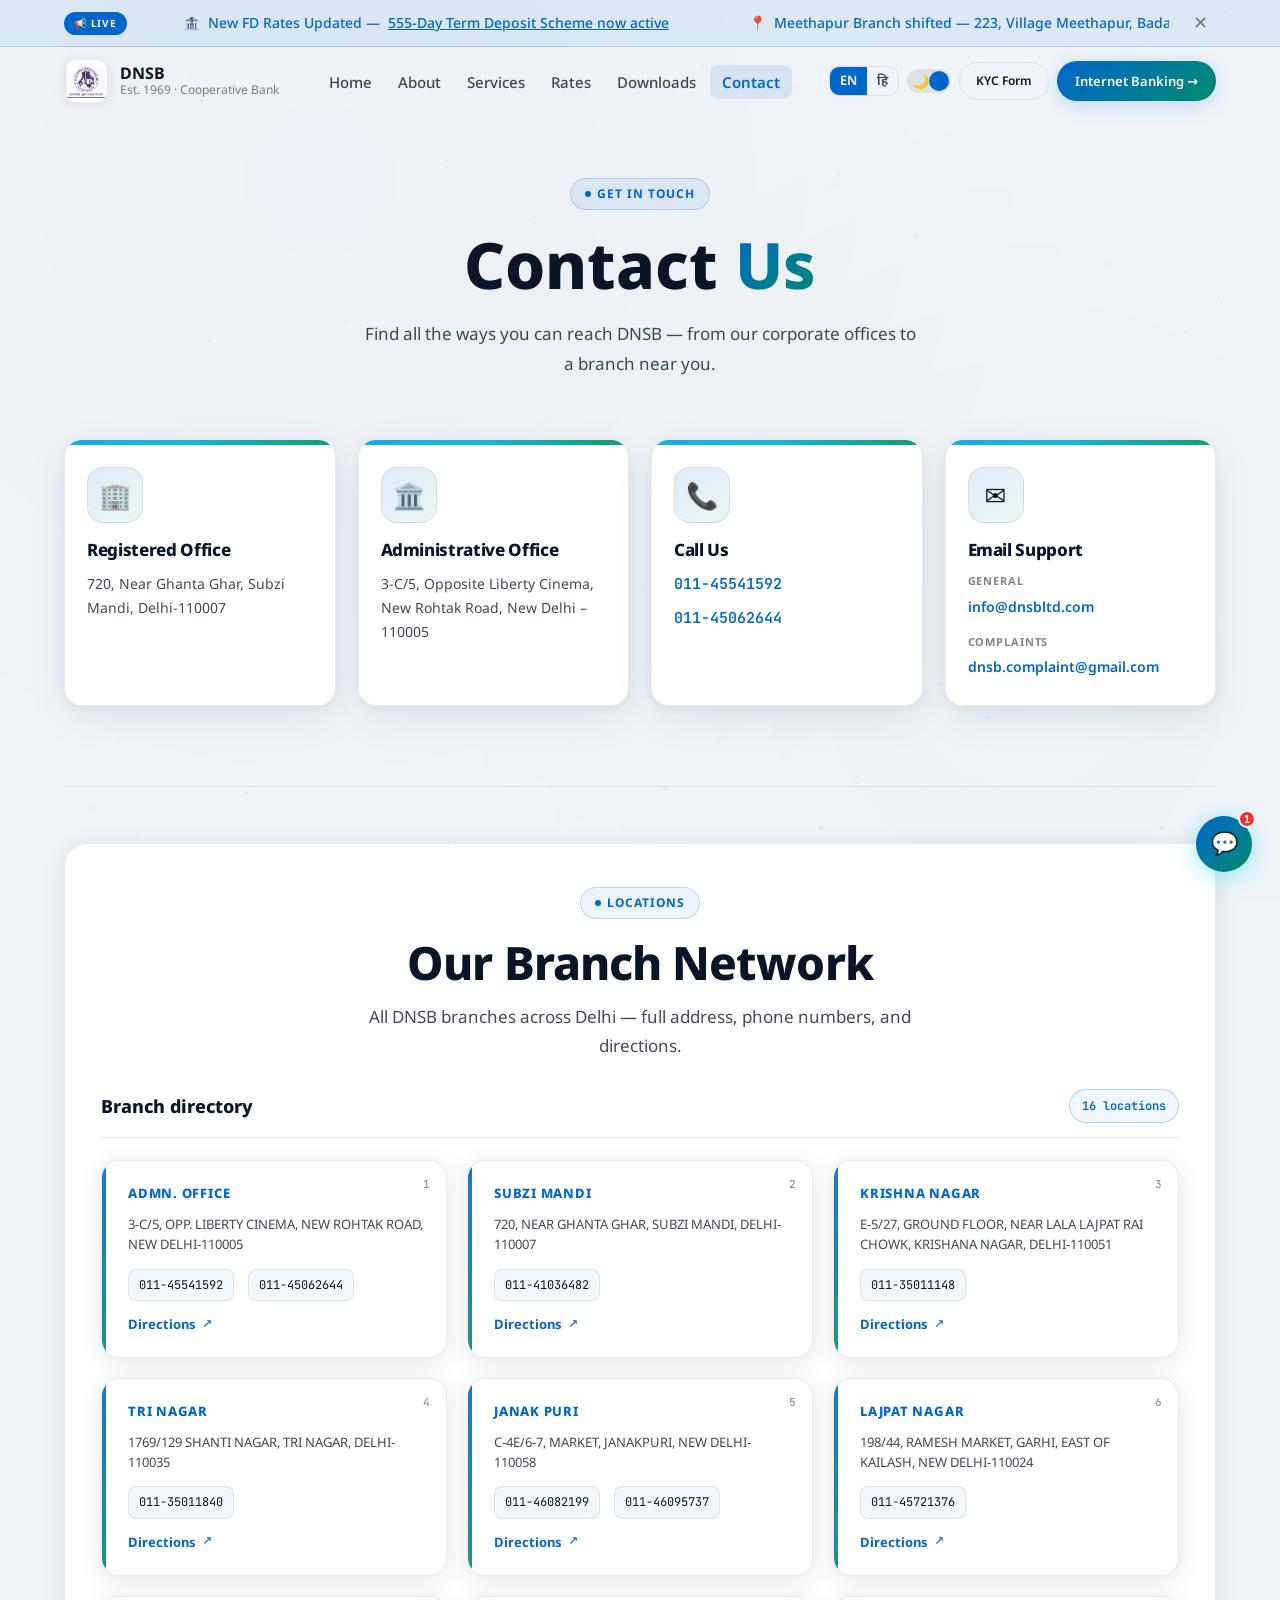
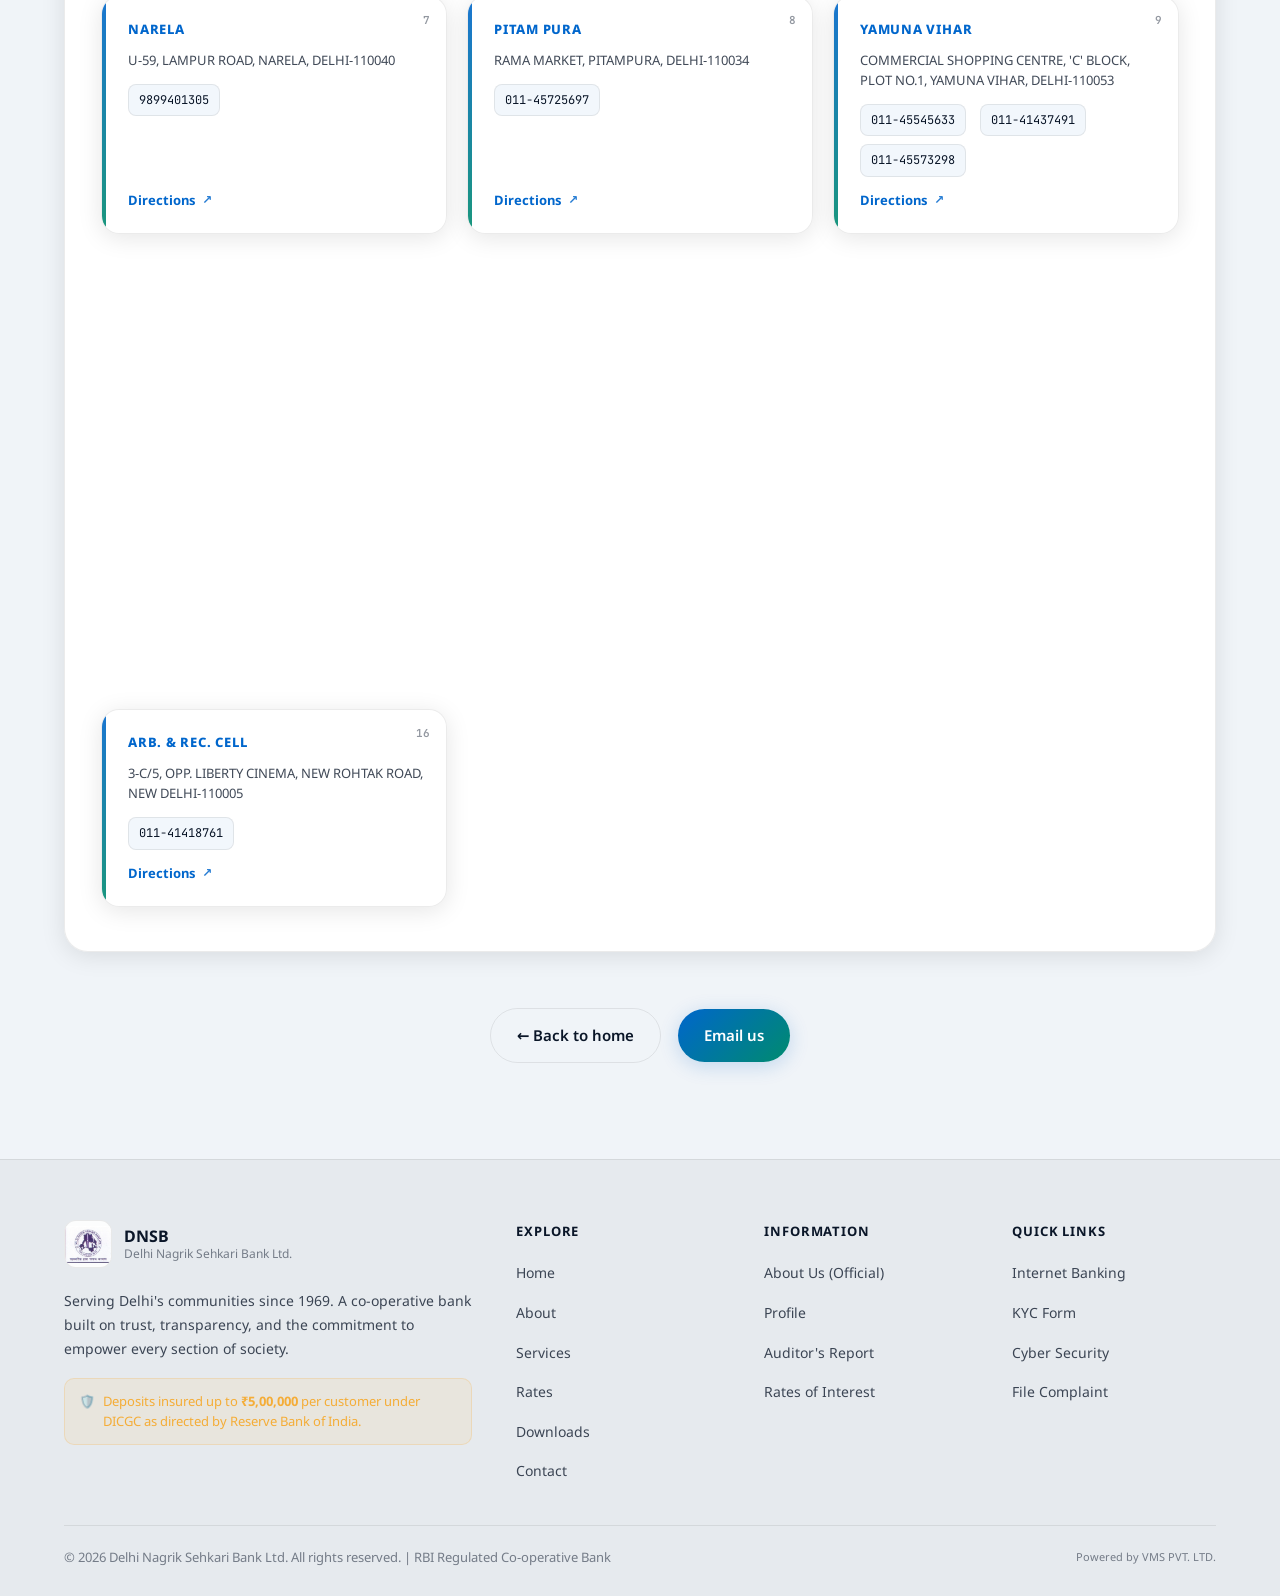
<file: contact.html>
<!DOCTYPE html>
<html lang="en" data-theme="light">
<head>
<meta charset="UTF-8"/>
<meta name="viewport" content="width=device-width, initial-scale=1.0"/>
<title>Contact Us — Delhi Nagrik Sehkari Bank Ltd. (DNSB)</title>
<meta name="description" content="DNSB registered office, administrative office, phone, email, and branch network across Delhi."/>
<link rel="preconnect" href="https://fonts.googleapis.com"/>
<link rel="preconnect" href="https://fonts.gstatic.com" crossorigin/>
<link href="https://fonts.googleapis.com/css2?family=JetBrains+Mono:wght@400;600&family=Noto+Sans+Devanagari:wght@400;500;600;700;800&family=Noto+Sans:ital,wght@0,400;0,500;0,600;0,700;0,800;1,400&display=swap" rel="stylesheet"/>
<link rel="stylesheet" href="css/main.css"/>
</head>
<body>

<canvas id="bg-canvas"></canvas>
<div id="header-mount" class="components-mount"></div>

<section id="contact-page" class="section" style="padding-top:60px;padding-bottom:96px">
  <div class="container">
    <div class="reveal" style="text-align:center;margin-bottom:60px">
      <span class="tag" data-i18n="page.ct.tag">Get in Touch</span>
      <h1 class="hero-title"><span data-i18n="page.ct.title1">Contact</span> <span class="gradient-text" data-i18n="page.ct.title2">Us</span></h1>
      <p class="section-sub" style="margin:0 auto" data-i18n="page.ct.lead">Find all the ways you can reach DNSB — from our corporate offices to a branch near you.</p>
    </div>

    <div class="contact-cards-grid contact-cards-grid--pro">
      <article class="contact-card-pro reveal">
        <div class="contact-card-pro__accent" aria-hidden="true"></div>
        <div class="contact-card-pro__body">
          <div class="contact-card-pro__icon" aria-hidden="true">🏢</div>
          <h3>Registered Office</h3>
          <p>720, Near Ghanta Ghar, Subzi Mandi, Delhi-110007</p>
        </div>
      </article>

      <article class="contact-card-pro reveal" style="transition-delay:0.08s">
        <div class="contact-card-pro__accent" aria-hidden="true"></div>
        <div class="contact-card-pro__body">
          <div class="contact-card-pro__icon" aria-hidden="true">🏛️</div>
          <h3>Administrative Office</h3>
          <p>3-C/5, Opposite Liberty Cinema, New Rohtak Road, New Delhi – 110005</p>
        </div>
      </article>

      <article class="contact-card-pro reveal" style="transition-delay:0.16s">
        <div class="contact-card-pro__accent" aria-hidden="true"></div>
        <div class="contact-card-pro__body">
          <div class="contact-card-pro__icon" aria-hidden="true">📞</div>
          <h3>Call Us</h3>
          <p class="contact-card-pro__phones">
            <a href="tel:01145541592">011-45541592</a>
            <a href="tel:01145062644">011-45062644</a>
          </p>
        </div>
      </article>

      <article class="contact-card-pro reveal" style="transition-delay:0.24s">
        <div class="contact-card-pro__accent" aria-hidden="true"></div>
        <div class="contact-card-pro__body">
          <div class="contact-card-pro__icon" aria-hidden="true">✉️</div>
          <h3>Email Support</h3>
          <div class="contact-card-pro__emails">
            <div class="contact-card-pro__label">General</div>
            <a href="mailto:info@dnsbltd.com">info@dnsbltd.com</a>
            <div class="contact-card-pro__label">Complaints</div>
            <a href="mailto:dnsb.complaint@gmail.com">dnsb.complaint@gmail.com</a>
          </div>
        </div>
      </article>
    </div>

    <div class="loc-network reveal" id="loc-network" aria-labelledby="loc-network-title">
      <div class="loc-network-inner glass-card">
        <div class="loc-network-head">
          <span class="tag" data-i18n="page.ct.loc_tag">Locations</span>
          <h2 id="loc-network-title" class="section-title" data-i18n="page.ct.branch_network">Our Branch Network</h2>
          <p class="section-sub loc-network-sub" data-i18n="page.ct.loc_sub">All DNSB branches across Delhi — full address, phone numbers, and directions.</p>
        </div>
        <div class="loc-branches-panel-head">
          <h3 data-i18n="page.ct.all_branches">Branch directory</h3>
          <span class="loc-branch-count" data-i18n="page.ct.branch_count">16 locations</span>
        </div>
        <div class="branch-grid branch-grid--contact">
      <article class="branch-card reveal">
        <span class="bc-num">1</span>
        <div class="bc-title">ADMN. OFFICE</div>
        <div class="bc-addr">3-C/5, OPP. LIBERTY CINEMA, NEW ROHTAK ROAD, NEW DELHI-110005</div>
        <div class="bc-phone">
          <a href="tel:01145541592">011-45541592</a>
          <a href="tel:01145062644">011-45062644</a>
        </div>
        <a class="bc-dir" href="#" target="_blank" rel="noopener noreferrer" data-i18n="page.ct.directions">Directions</a>
      </article>

      <article class="branch-card reveal" style="transition-delay:0.05s">
        <span class="bc-num">2</span>
        <div class="bc-title">SUBZI MANDI</div>
        <div class="bc-addr">720, NEAR GHANTA GHAR, SUBZI MANDI, DELHI-110007</div>
        <div class="bc-phone"><a href="tel:01141036482">011-41036482</a></div>
        <a class="bc-dir" href="#" target="_blank" rel="noopener noreferrer" data-i18n="page.ct.directions">Directions</a>
      </article>

      <article class="branch-card reveal" style="transition-delay:0.1s">
        <span class="bc-num">3</span>
        <div class="bc-title">KRISHNA NAGAR</div>
        <div class="bc-addr">E-5/27, GROUND FLOOR, NEAR LALA LAJPAT RAI CHOWK, KRISHANA NAGAR, DELHI-110051</div>
        <div class="bc-phone"><a href="tel:01135011148">011-35011148</a></div>
        <a class="bc-dir" href="#" target="_blank" rel="noopener noreferrer" data-i18n="page.ct.directions">Directions</a>
      </article>

      <article class="branch-card reveal" style="transition-delay:0.15s">
        <span class="bc-num">4</span>
        <div class="bc-title">TRI NAGAR</div>
        <div class="bc-addr">1769/129 SHANTI NAGAR, TRI NAGAR, DELHI-110035</div>
        <div class="bc-phone"><a href="tel:01135011840">011-35011840</a></div>
        <a class="bc-dir" href="#" target="_blank" rel="noopener noreferrer" data-i18n="page.ct.directions">Directions</a>
      </article>

      <article class="branch-card reveal">
        <span class="bc-num">5</span>
        <div class="bc-title">JANAK PURI</div>
        <div class="bc-addr">C-4E/6-7, MARKET, JANAKPURI, NEW DELHI-110058</div>
        <div class="bc-phone">
          <a href="tel:01146082199">011-46082199</a>
          <a href="tel:01146095737">011-46095737</a>
        </div>
        <a class="bc-dir" href="#" target="_blank" rel="noopener noreferrer" data-i18n="page.ct.directions">Directions</a>
      </article>

      <article class="branch-card reveal" style="transition-delay:0.05s">
        <span class="bc-num">6</span>
        <div class="bc-title">LAJPAT NAGAR</div>
        <div class="bc-addr">198/44, RAMESH MARKET, GARHI, EAST OF KAILASH, NEW DELHI-110024</div>
        <div class="bc-phone"><a href="tel:01145721376">011-45721376</a></div>
        <a class="bc-dir" href="#" target="_blank" rel="noopener noreferrer" data-i18n="page.ct.directions">Directions</a>
      </article>

      <article class="branch-card reveal" style="transition-delay:0.1s">
        <span class="bc-num">7</span>
        <div class="bc-title">NARELA</div>
        <div class="bc-addr">U-59, LAMPUR ROAD, NARELA, DELHI-110040</div>
        <div class="bc-phone"><a href="tel:9899401305">9899401305</a></div>
        <a class="bc-dir" href="#" target="_blank" rel="noopener noreferrer" data-i18n="page.ct.directions">Directions</a>
      </article>

      <article class="branch-card reveal" style="transition-delay:0.15s">
        <span class="bc-num">8</span>
        <div class="bc-title">PITAM PURA</div>
        <div class="bc-addr">RAMA MARKET, PITAMPURA, DELHI-110034</div>
        <div class="bc-phone"><a href="tel:01145725697">011-45725697</a></div>
        <a class="bc-dir" href="#" target="_blank" rel="noopener noreferrer" data-i18n="page.ct.directions">Directions</a>
      </article>

      <article class="branch-card reveal">
        <span class="bc-num">9</span>
        <div class="bc-title">YAMUNA VIHAR</div>
        <div class="bc-addr">COMMERCIAL SHOPPING CENTRE, &apos;C&apos; BLOCK, PLOT NO.1, YAMUNA VIHAR, DELHI-110053</div>
        <div class="bc-phone">
          <a href="tel:01145545633">011-45545633</a>
          <a href="tel:01141437491">011-41437491</a>
          <a href="tel:01145573298">011-45573298</a>
        </div>
        <a class="bc-dir" href="#" target="_blank" rel="noopener noreferrer" data-i18n="page.ct.directions">Directions</a>
      </article>

      <article class="branch-card reveal" style="transition-delay:0.05s">
        <span class="bc-num">10</span>
        <div class="bc-title">NANGLOI</div>
        <div class="bc-addr">PLOT NO.1-B, DHARAM COLONY, NANGLOI JAT, DELHI-110041</div>
        <div class="bc-phone"><a href="tel:8595410769">8595410769</a></div>
        <a class="bc-dir" href="#" target="_blank" rel="noopener noreferrer" data-i18n="page.ct.directions">Directions</a>
      </article>

      <article class="branch-card reveal" style="transition-delay:0.1s">
        <span class="bc-num">11</span>
        <div class="bc-title">SHAHDARA</div>
        <div class="bc-addr">1/3749-50 SARAL COMPLEX RAM NAGAR, LONI ROAD, SHAHDARA, DELHI-110032</div>
        <div class="bc-phone">
          <a href="tel:01147510182">011-47510182</a>
          <a href="tel:01147083976">011-47083976</a>
        </div>
        <a class="bc-dir" href="#" target="_blank" rel="noopener noreferrer" data-i18n="page.ct.directions">Directions</a>
      </article>

      <article class="branch-card reveal" style="transition-delay:0.15s">
        <span class="bc-num">12</span>
        <div class="bc-title">NAJAFGARH</div>
        <div class="bc-addr">PLOT NO.2, BLOCK-B, OLD ROSHAN PURA, NAJAFGARH, DELHI-110043</div>
        <div class="bc-phone"><a href="tel:01149295315">011-49295315</a></div>
        <a class="bc-dir" href="#" target="_blank" rel="noopener noreferrer" data-i18n="page.ct.directions">Directions</a>
      </article>

      <article class="branch-card reveal">
        <span class="bc-num">13</span>
        <div class="bc-title">ROHINI</div>
        <div class="bc-addr">UNIT NO.41, IST FLOOR, CSC BLOCK C, SECTOR 15, ROHINI, DELHI-110085</div>
        <div class="bc-phone"><a href="tel:01143521895">011-43521895</a></div>
        <a class="bc-dir" href="#" target="_blank" rel="noopener noreferrer" data-i18n="page.ct.directions">Directions</a>
      </article>

      <article class="branch-card reveal" style="transition-delay:0.05s">
        <span class="bc-num">14</span>
        <div class="bc-title">MEETHA PUR</div>
        <div class="bc-addr">223, 1ST FLOOR MEETHAPUR, MUMBAI EXPRESS WAY SERVICE ROAD, NEW DELHI-110044</div>
        <div class="bc-phone"><a href="tel:01141064645">011-41064645</a></div>
        <a class="bc-dir" href="#" target="_blank" rel="noopener noreferrer" data-i18n="page.ct.directions">Directions</a>
      </article>

      <article class="branch-card reveal" style="transition-delay:0.1s">
        <span class="bc-num">15</span>
        <div class="bc-title">KARAWAL NAGAR</div>
        <div class="bc-addr">K-182, RAJESH PILOT CHOWK KARAWAL NAGAR INDL.AREA OPP.DTC BUS TERMINAL, NEW DELHI-110094</div>
        <div class="bc-phone"><a href="tel:7290998578">7290998578</a></div>
        <a class="bc-dir" href="#" target="_blank" rel="noopener noreferrer" data-i18n="page.ct.directions">Directions</a>
      </article>

      <article class="branch-card reveal" style="transition-delay:0.15s">
        <span class="bc-num">16</span>
        <div class="bc-title">ARB. &amp; REC. CELL</div>
        <div class="bc-addr">3-C/5, OPP. LIBERTY CINEMA, NEW ROHTAK ROAD, NEW DELHI-110005</div>
        <div class="bc-phone"><a href="tel:01141418761">011-41418761</a></div>
        <a class="bc-dir" href="#" target="_blank" rel="noopener noreferrer" data-i18n="page.ct.directions">Directions</a>
      </article>
        </div>
      </div>
    </div>

    <div style="text-align:center;margin-top:56px" class="reveal">
      <a href="index.html" class="btn btn-ghost" data-i18n="page.ct.back">← Back to home</a>
      <a href="mailto:info@dnsbltd.com" class="btn btn-primary" style="margin-left:12px" data-i18n="page.ct.email">Email us</a>
    </div>
  </div>
</section>

<div id="footer-mount" class="components-mount"></div>

<button type="button" id="chat-fab" onclick="toggleChat()" data-i18n-title="chat.fab">
  💬<span class="chat-notif">1</span>
</button>

<div id="chat-window">
  <div class="chat-head">
    <div class="chat-av">🏦</div>
    <div><div class="chat-hname" data-i18n="chat.name">DNSB Assistant</div><div class="chat-hstatus" data-i18n="chat.status">Online · Powered by AI</div></div>
    <button type="button" class="chat-hclose" onclick="toggleChat()" data-i18n-aria="chat.close">✕</button>
  </div>
  <div class="chat-body" id="chat-body"></div>
  <div class="chat-faqs" id="chat-faqs">
    <span class="chat-faq" onclick="sendFAQ(this,'How to open an account?')" data-i18n="chat.faq1">Open Account</span>
    <span class="chat-faq" onclick="sendFAQ(this,'What loans are available?')" data-i18n="chat.faq2">Loan Info</span>
    <span class="chat-faq" onclick="sendFAQ(this,'Where are the branches?')" data-i18n="chat.faq3">Branch Details</span>
    <span class="chat-faq" onclick="sendFAQ(this,'What is the DICGC insurance?')" data-i18n="chat.faq4">DICGC Info</span>
    <span class="chat-faq" onclick="sendFAQ(this,'What is the 555-day FD scheme?')" data-i18n="chat.faq5">FD Scheme</span>
  </div>
  <div class="chat-foot">
    <input type="text" id="chat-input" data-i18n-placeholder="chat.ph" placeholder="Ask me anything..." autocomplete="off" onkeydown="if(event.key==='Enter')sendChat()"/>
    <button type="button" id="chat-send" onclick="sendChat()">➤</button>
  </div>
</div>

<button type="button" id="to-top" onclick="window.scrollTo({top:0,behavior:'smooth'})" data-i18n-title="to_top">↑</button>

<script src="js/i18n.js"></script>
<script src="js/site-shared.js"></script>
<script>
const ro = new IntersectionObserver(entries => {
  entries.forEach(e => { if (e.isIntersecting) e.target.classList.add('in'); });
}, { threshold: 0.1 });
document.querySelectorAll('.reveal,.reveal-left,.reveal-right').forEach(el => ro.observe(el));
</script>
<script src="js/chatbot.js"></script>
</body>
</html>
</file>
<file: css/main.css>
/* ================================================================
   DESIGN TOKENS â€” DARK & LIGHT
================================================================ */
:root {
  --transition-theme: background 0.4s ease, color 0.4s ease, border-color 0.4s ease, box-shadow 0.4s ease;
  /* Readable on screen + Hindi (Devanagari); avoids thin display fonts for older readers */
  --font-sans: "Noto Sans", "Noto Sans Devanagari", system-ui, -apple-system, "Segoe UI", Roboto, "Helvetica Neue", Arial, sans-serif;
  --font-mono: "JetBrains Mono", ui-monospace, "Cascadia Code", monospace;
}

[data-theme="dark"] {
  --bg-base:      #020B18;
  --bg-mid:       #071428;
  --bg-surface:   rgba(8,22,48,0.72);
  --bg-card:      rgba(10,26,52,0.8);
  --bg-hover:     rgba(0,212,255,0.06);
  --border:       rgba(255,255,255,0.08);
  --border-accent:rgba(0,212,255,0.2);
  --text-primary: #E8F4FD;
  --text-secondary:rgba(232,244,253,0.78);
  --text-muted:   rgba(232,244,253,0.5);
  --accent:       #00D4FF;
  --accent-2:     #00C4A0;
  --accent-gold:  #F5A623;
  --accent-danger:#FF5757;
  --shadow-card:  0 8px 32px rgba(0,0,0,0.5);
  --shadow-glow:  0 0 40px rgba(0,212,255,0.15);
  --nb-bg:        rgba(0,212,255,0.1);
  --nb-border:    rgba(0,212,255,0.2);
  --nb-text:      #00D4FF;
  --input-bg:     rgba(255,255,255,0.05);
  --scrollbar:    rgba(0,212,255,0.3);
}

[data-theme="light"] {
  --bg-base:      #F0F4F8;
  --bg-mid:       #E8EDF4;
  --bg-surface:   rgba(255,255,255,0.85);
  --bg-card:      rgba(255,255,255,0.95);
  --bg-hover:     rgba(0,100,200,0.05);
  --border:       rgba(0,0,0,0.08);
  --border-accent:rgba(0,100,200,0.25);
  --text-primary: #0A1628;
  --text-secondary:rgba(10,22,40,0.78);
  --text-muted:   rgba(10,22,40,0.52);
  --accent:       #0066CC;
  --accent-2:     #008B6E;
  --accent-gold:  #D4880A;
  --accent-danger:#E53535;
  --shadow-card:  0 4px 24px rgba(0,0,0,0.1);
  --shadow-glow:  0 4px 24px rgba(0,100,200,0.12);
  --nb-bg:        rgba(0,100,200,0.08);
  --nb-border:    rgba(0,100,200,0.2);
  --nb-text:      #0066CC;
  --input-bg:     rgba(0,0,0,0.04);
  --scrollbar:    rgba(0,100,200,0.3);
}

*, *::before, *::after { box-sizing: border-box; margin: 0; padding: 0; }
html { scroll-behavior: smooth; }

body {
  background: var(--bg-base);
  color: var(--text-primary);
  font-family: var(--font-sans);
  font-size: 18px;
  line-height: 1.7;
  -webkit-font-smoothing: antialiased;
  text-rendering: optimizeLegibility;
  overflow-x: hidden;
  transition: var(--transition-theme);
}

::-webkit-scrollbar { width: 5px; }
::-webkit-scrollbar-track { background: transparent; }
::-webkit-scrollbar-thumb { background: var(--scrollbar); border-radius: 10px; }

/* ================================================================
   BG CANVAS
================================================================ */
#bg-canvas {
  position: fixed; inset: 0; z-index: 0; pointer-events: none;
  opacity: 1; transition: opacity 0.4s;
}
[data-theme="light"] #bg-canvas { opacity: 0.3; }

/* ================================================================
   UTILITIES
================================================================ */
.container { max-width: 1200px; margin: 0 auto; padding: 0 24px; }
.components-mount { display: contents; }

.tag {
  display: inline-flex; align-items: center; gap: 6px;
  font-family: var(--font-sans); font-size: 12px; font-weight: 700;
  letter-spacing: 0.08em; text-transform: uppercase;
  color: var(--accent); background: rgba(0,212,255,0.08);
  border: 1px solid rgba(0,212,255,0.2); border-radius: 100px; padding: 5px 14px;
  margin-bottom: 20px;
}
[data-theme="light"] .tag { background: rgba(0,100,200,0.08); border-color: rgba(0,100,200,0.2); }
.tag::before { content:''; width:6px; height:6px; background:var(--accent); border-radius:50%; animation: blink 2s infinite; }
@keyframes blink { 0%,100%{opacity:1} 50%{opacity:0.3} }

.section-title {
  font-family: var(--font-sans); font-size: clamp(30px,4.2vw,46px); font-weight: 800;
  line-height: 1.18; color: var(--text-primary); margin-bottom: 12px;
  letter-spacing: -0.02em;
}
.section-sub { color: var(--text-secondary); font-size: 17px; max-width: 560px; line-height: 1.75; margin-bottom: 48px; }
.gradient-text {
  background: linear-gradient(135deg, var(--accent), var(--accent-2));
  -webkit-background-clip: text; -webkit-text-fill-color: transparent; background-clip: text;
}

.btn {
  display: inline-flex; align-items: center; justify-content: center; gap: 8px;
  font-family: var(--font-sans); font-weight: 600; font-size: 15px;
  padding: 14px 26px; border-radius: 100px; cursor: pointer; border: none;
  text-decoration: none; transition: all 0.3s cubic-bezier(0.4,0,0.2,1);
  white-space: nowrap; position: relative; overflow: hidden;
}
.btn::after {
  content:''; position:absolute; inset:0; background:rgba(255,255,255,0.15);
  opacity:0; transition: opacity 0.2s;
}
.btn:hover::after { opacity:1; }

.btn-primary {
  background: linear-gradient(135deg, var(--accent), var(--accent-2));
  color: #fff; box-shadow: 0 4px 20px rgba(0,212,255,0.25);
}
[data-theme="light"] .btn-primary { color: #fff; box-shadow: 0 4px 20px rgba(0,100,200,0.2); }
.btn-primary:hover { transform: translateY(-2px); box-shadow: 0 8px 30px rgba(0,212,255,0.4); }

.btn-ghost {
  background: transparent; color: var(--text-primary);
  border: 1px solid var(--border);
}
.btn-ghost:hover { border-color: var(--border-accent); background: var(--bg-hover); }

.btn-gold {
  background: linear-gradient(135deg, var(--accent-gold), #e89a20);
  color: #fff; box-shadow: 0 4px 20px rgba(245,166,35,0.25);
}
.btn-gold:hover { transform: translateY(-2px); box-shadow: 0 8px 30px rgba(245,166,35,0.4); }

.glass-card {
  background: var(--bg-card); border: 1px solid var(--border);
  border-radius: 20px; backdrop-filter: blur(20px); -webkit-backdrop-filter: blur(20px);
  box-shadow: var(--shadow-card);
}

.reveal { opacity:0; transform:translateY(28px); transition: opacity 0.55s ease, transform 0.55s ease; }
.reveal.in { opacity:1; transform:none; }
.reveal-left { opacity:0; transform:translateX(-28px); transition: opacity 0.55s ease, transform 0.55s ease; }
.reveal-left.in { opacity:1; transform:none; }
.reveal-right { opacity:0; transform:translateX(28px); transition: opacity 0.55s ease, transform 0.55s ease; }
.reveal-right.in { opacity:1; transform:none; }

/* ================================================================
   NOTIFICATION BAR
================================================================ */
#notif-bar {
  position: relative; z-index: 200;
  background: var(--nb-bg); border-bottom: 1px solid var(--nb-border);
  padding: 10px 0; overflow: hidden;
}
.notif-inner {
  display: flex; align-items: center; justify-content: space-between;
  gap: 16px; flex-wrap: nowrap;
}
.notif-badge {
  flex-shrink: 0;
  background: var(--accent); color: #fff;
  font-size: 10px; font-weight: 700; letter-spacing: 0.08em;
  padding: 3px 10px; border-radius: 100px; text-transform: uppercase;
}
.notif-scroll { flex:1; overflow:hidden; }
.notif-track { display:flex; animation: notif-move 30s linear infinite; }
.notif-track:hover { animation-play-state: paused; }
.notif-item {
  white-space: nowrap; padding: 0 40px; font-size: 14px; color: var(--nb-text); font-weight: 500;
  display: flex; align-items: center; gap: 8px;
}
.notif-item a { color: inherit; text-decoration: underline; }
@keyframes notif-move { from{transform:translateX(0)} to{transform:translateX(-50%)} }
.notif-close {
  flex-shrink:0; background:none; border:none; cursor:pointer;
  color: var(--text-muted); font-size: 18px; padding: 4px 8px; line-height:1;
}
.notif-close:hover { color: var(--text-primary); }

/* ================================================================
   NAVBAR
================================================================ */
#navbar {
  position: sticky; top: 0; z-index: 100;
  transition: all 0.3s ease;
}
#navbar.scrolled {
  background: var(--bg-surface); backdrop-filter: blur(24px);
  border-bottom: 1px solid var(--border); box-shadow: 0 4px 32px rgba(0,0,0,0.25);
}

.nav-inner {
  display: flex; align-items: center; justify-content: space-between;
  height: 68px; max-width: 1200px; margin: 0 auto; padding: 0 24px;
}

.nav-logo { display: flex; align-items: center; gap: 12px; text-decoration: none; }
.nav-logo-img {
  width: 44px; height: 44px; object-fit: contain; border-radius: 12px;
  flex-shrink: 0;
  background: var(--bg-card);
  border: 1px solid var(--border);
  box-shadow: 0 2px 12px rgba(0,0,0,0.06);
}
[data-theme="dark"] .nav-logo-img {
  background: rgba(255,255,255,0.06);
  border-color: rgba(255,255,255,0.1);
  box-shadow: 0 2px 16px rgba(0,0,0,0.3);
}
.footer-logo-img {
  width: 48px; height: 48px; object-fit: contain; border-radius: 12px;
  flex-shrink: 0; border: 1px solid var(--border); background: var(--bg-surface);
}
.nav-logo-icon {
  width: 38px; height: 38px; border-radius: 10px; flex-shrink:0;
  background: linear-gradient(135deg, var(--accent), var(--accent-2));
  display: flex; align-items: center; justify-content: center;
  font-family: var(--font-sans); font-weight: 800; font-size: 14px; color: #fff;
}
.nav-logo-name { font-family: var(--font-sans); font-weight: 700; font-size: 16px; color: var(--text-primary); line-height: 1.15; }
.nav-logo-sub { font-size: 12px; color: var(--text-muted); line-height: 1.3; }

.nav-links { display: flex; align-items: center; gap: 2px; list-style: none; }
.nav-links a {
  color: var(--text-secondary); font-size: 15px; font-weight: 500;
  text-decoration: none; padding: 7px 12px; border-radius: 8px; transition: all 0.2s;
}
.nav-links a:hover { color: var(--text-primary); background: var(--bg-hover); }
.nav-links a.nav-active {
  color: var(--accent);
  background: rgba(0,212,255,0.08);
  font-weight: 600;
}
[data-theme="light"] .nav-links a.nav-active {
  background: rgba(0,100,200,0.1);
}

.nav-right { display: flex; align-items: center; gap: 8px; }

.lang-switch, .mob-lang {
  display: inline-flex;
  align-items: center;
  border: 1px solid var(--border);
  border-radius: 10px;
  overflow: hidden;
  flex-shrink: 0;
}
.mob-lang { margin-bottom: 4px; }
.lang-btn {
  font-family: inherit;
  font-size: 13px;
  font-weight: 600;
  padding: 6px 10px;
  border: none;
  background: transparent;
  color: var(--text-secondary);
  cursor: pointer;
  line-height: 1.2;
}
.lang-btn:hover { color: var(--text-primary); background: var(--bg-hover); }
.lang-btn.lang-active {
  background: var(--accent);
  color: #fff;
}

/* Theme toggle */
.theme-toggle {
  width: 44px; height: 24px; border-radius: 100px; cursor: pointer; border: none;
  background: var(--border); position: relative; flex-shrink:0; transition: background 0.3s;
}
.theme-toggle::after {
  content: ''; position: absolute; top: 2px; left: 2px;
  width: 20px; height: 20px; border-radius: 50%; background: var(--accent);
  transition: transform 0.3s cubic-bezier(0.4,0,0.2,1);
  display: flex; align-items: center; justify-content: center;
}
[data-theme="light"] .theme-toggle::after { transform: translateX(20px); background: var(--accent); }
.theme-icon { font-size: 14px; position: absolute; top: 50%; transform: translateY(-50%); pointer-events: none; }
.theme-icon-moon { left: 5px; }
.theme-icon-sun { right: 5px; }

.hamburger { display:none; flex-direction:column; gap:5px; cursor:pointer; padding:8px; background:none; border:none; }
.hamburger span { display:block; width:22px; height:2px; background:var(--text-primary); border-radius:2px; transition:all 0.3s; }

@media(max-width:960px) {
  .nav-links { display:none; }
  .hamburger { display:flex; }
  .nav-right .btn-ghost { display:none; }
  .nav-right .lang-switch { display:none; }
}

/* ================================================================
   MOBILE OVERLAY NAV
================================================================ */
#mob-nav {
  display:none; position:fixed; inset:0; z-index:999;
  background: var(--bg-base); backdrop-filter:blur(20px);
  flex-direction:column; align-items:center; justify-content:center; gap:24px;
}
#mob-nav.open { display:flex; }
#mob-nav a { font-family:var(--font-sans); font-size:24px; font-weight:700; color:var(--text-secondary); text-decoration:none; transition:color 0.2s; }
#mob-nav a:hover { color:var(--accent); }
#mob-close { position:absolute; top:20px; right:20px; font-size:24px; background:none; border:none; cursor:pointer; color:var(--text-muted); }
#mob-nav .mob-lang { position:absolute; top:20px; left:20px; margin:0; }

/* ================================================================
   HERO
================================================================ */
#hero {
  position: relative; z-index: 1;
  min-height: calc(100vh - 68px); padding: 80px 0 60px;
  display: flex; align-items: center;
}
.hero-grid { display: grid; grid-template-columns: 1fr 1fr; gap: 60px; align-items: center; }

.hero-title {
  font-family: var(--font-sans); font-size: clamp(36px,5.5vw,64px);
  font-weight: 800; line-height: 1.08; margin-bottom: 20px; color: var(--text-primary);
}
.hero-desc { font-size: 18px; color: var(--text-secondary); max-width: 480px; line-height: 1.75; margin-bottom: 36px; }
.hero-ctas { display:flex; gap:12px; flex-wrap:wrap; margin-bottom:44px; }

.hero-trust { display:flex; gap:10px; flex-wrap:wrap; }
.trust-pill {
  display:flex; align-items:center; gap:7px;
  background: var(--bg-surface); border: 1px solid var(--border);
  border-radius:100px; padding: 7px 16px; font-size: 13px; font-weight: 500;
  color: var(--text-secondary); backdrop-filter:blur(12px);
}
.trust-pill .dot { width:6px; height:6px; border-radius:50%; background:var(--accent-2); }

/* Floating card */
.hero-visual { position:relative; }
.h-card {
  background: var(--bg-card); border: 1px solid var(--border);
  border-radius: 24px; padding: 28px; backdrop-filter: blur(20px);
  box-shadow: var(--shadow-card), var(--shadow-glow);
  animation: float-y 5s ease-in-out infinite;
}
@keyframes float-y { 0%,100%{transform:translateY(0)} 50%{transform:translateY(-12px)} }

.hc-top { display:flex; justify-content:space-between; align-items:flex-start; margin-bottom:22px; }
.hc-chip { width:38px; height:28px; border-radius:6px; background:linear-gradient(135deg,var(--accent-gold),#e8950a); box-shadow:0 2px 10px rgba(245,166,35,0.4); }
.hc-label { font-size:12px; color:var(--text-muted); text-transform:uppercase; letter-spacing:0.06em; }
.hc-name { font-family:var(--font-sans); font-weight:700; font-size:16px; color:var(--text-primary); margin-top:3px; }
.hc-amount { font-family:var(--font-mono); font-size:34px; font-weight:600; line-height:1; font-variant-numeric: tabular-nums; }
.hc-amount-label { font-size:12px; color:var(--text-muted); margin-bottom:6px; letter-spacing:0.05em; }
.hc-divider { height:1px; background:var(--border); margin:18px 0; }
.hc-row { display:flex; justify-content:space-between; }
.hc-stat-val { font-family:var(--font-mono); font-size:17px; font-weight:600; color:var(--accent); text-align:center; }
.hc-stat-key { font-size:12px; color:var(--text-muted); text-align:center; margin-top:3px; }

.mini-float {
  position:absolute; bottom:-16px; right:-20px;
  background: rgba(0,196,160,0.12); border: 1px solid rgba(0,196,160,0.3);
  border-radius:16px; backdrop-filter:blur(16px); padding:16px 20px; min-width:170px;
  animation: float-y 5s 1s ease-in-out infinite reverse;
}
[data-theme="light"] .mini-float { background: rgba(0,139,110,0.08); border-color: rgba(0,139,110,0.2); }
.mf-title { font-size:12px; color:var(--accent-2); text-transform:uppercase; letter-spacing:0.06em; margin-bottom:4px; }
.mf-val { font-family:var(--font-mono); font-size:22px; font-weight:600; color:var(--text-primary); font-variant-numeric: tabular-nums; }
.mf-sub { font-size:12px; color:var(--text-muted); }
.mf-badge { display:inline-block; margin-top:8px; background:rgba(0,196,160,0.2); color:var(--accent-2); border-radius:100px; font-size:12px; padding:4px 11px; font-weight:600; }

@media(max-width:900px) { .hero-grid { grid-template-columns:1fr; } .hero-visual { display:none; } }

/* ================================================================
   MARQUEE / NOTICES
================================================================ */
#marquee-bar {
  position:relative; z-index:1;
  background: rgba(0,212,255,0.04); border-top: 1px solid var(--border); border-bottom: 1px solid var(--border);
  padding: 12px 0; overflow: hidden;
}
[data-theme="light"] #marquee-bar { background: rgba(0,100,200,0.04); }
.mq-label {
  position:absolute; left:0; top:0; bottom:0; z-index:2;
  display:flex; align-items:center; padding:0 18px;
  background: linear-gradient(90deg, var(--bg-mid) 65%, transparent);
  font-family:var(--font-mono); font-size:11px; font-weight:600;
  color:var(--accent); letter-spacing:0.08em; gap:7px; white-space:nowrap;
}
.mq-label::before { content:''; width:6px; height:6px; background:var(--accent); border-radius:50%; animation:blink 1.5s infinite; }
.mq-track { display:flex; animation: mq-scroll 40s linear infinite; padding-left:120px; }
.mq-track:hover { animation-play-state:paused; }
.mq-item { white-space:nowrap; padding:0 44px; font-size:14px; color:var(--text-secondary); display:flex; align-items:center; gap:8px; }
.mq-item a { color:var(--accent); text-decoration:none; }
.mq-item a:hover { text-decoration:underline; }
.mq-dot { color:var(--accent); opacity:0.4; }
@keyframes mq-scroll { from{transform:translateX(0)} to{transform:translateX(-50%)} }

/* ================================================================
   SECTION SHARED
================================================================ */
.section { position:relative; z-index:1; padding: 96px 0; }
.section-divider { height:1px; background:linear-gradient(90deg,transparent,var(--border),transparent); }

/* ================================================================
   SERVICES
================================================================ */
.svc-grid { display:grid; grid-template-columns:repeat(3,1fr); gap:18px; }
.svc-card {
  background: var(--bg-card); border: 1px solid var(--border);
  border-radius: 20px; padding: 28px; cursor:pointer;
  transition: all 0.3s cubic-bezier(0.4,0,0.2,1); position:relative; overflow:hidden;
}
.svc-card::before {
  content:''; position:absolute; inset:0; border-radius:inherit;
  background: linear-gradient(135deg, rgba(0,212,255,0.06), transparent 60%);
  opacity:0; transition: opacity 0.3s; pointer-events:none; z-index:0;
}
.svc-card:hover { border-color: var(--border-accent); transform: translateY(-5px); box-shadow: var(--shadow-glow); }
.svc-card:hover::before { opacity:1; }

.svc-icon { width:48px; height:48px; border-radius:12px; display:flex; align-items:center; justify-content:center; font-size:22px; margin-bottom:18px; }
.svc-card h3 { font-family:var(--font-sans); font-weight:700; font-size:18px; margin-bottom:8px; color:var(--text-primary); }
.svc-card p { font-size:15px; color:var(--text-secondary); line-height:1.65; margin-bottom:16px; }
.svc-tags { display:flex; flex-wrap:wrap; gap:6px; margin-bottom:18px; }
.svc-tag { font-size:12px; background:var(--bg-hover); border:1px solid var(--border); color:var(--text-secondary); border-radius:6px; padding:4px 11px; }
a.svc-tag {
  text-decoration:none; cursor:pointer;
  transition: border-color 0.2s, color 0.2s, background 0.2s;
}
a.svc-tag:hover { border-color: var(--border-accent); color: var(--accent); background: var(--bg-card); }
.svc-card-overlay {
  position:absolute; inset:0; z-index:1; border-radius:inherit;
  text-indent:-9999px; overflow:hidden; outline:none;
}
.svc-card-inner { position:relative; z-index:2; pointer-events:none; }
.svc-card-inner .svc-tags a,
.svc-card-inner .svc-link { pointer-events:auto; }
.svc-link { font-size:14px; font-weight:600; color:var(--accent); text-decoration:none; display:inline-flex; align-items:center; gap:5px; transition:gap 0.2s; }
.svc-link:hover { gap:9px; }

@media(max-width:900px) { .svc-grid { grid-template-columns:1fr 1fr; } }
@media(max-width:560px) { .svc-grid { grid-template-columns:1fr; } }

/* ================================================================
   STATS
================================================================ */
#stats { background: linear-gradient(135deg, rgba(0,212,255,0.06), rgba(0,196,160,0.04)); border-top:1px solid var(--border); border-bottom:1px solid var(--border); }
.stats-grid { display:grid; grid-template-columns:repeat(4,1fr); }
.stat-item { padding:32px 20px; text-align:center; border-right:1px solid var(--border); }
.stat-item:last-child { border-right:none; }
.stat-num {
  font-family:var(--font-mono); font-size:clamp(30px,4vw,46px); font-weight:600; line-height:1;
  background: linear-gradient(135deg, var(--text-primary), var(--accent));
  -webkit-background-clip:text; -webkit-text-fill-color:transparent; background-clip:text;
}
.stat-label { font-size:14px; color:var(--text-secondary); margin-top:6px; font-weight:500; }
.stat-sub { font-size:12px; color:var(--text-muted); margin-top:3px; }
@media(max-width:680px) { .stats-grid { grid-template-columns:1fr 1fr; } .stat-item { border-right:none; border-bottom:1px solid var(--border); } .stat-item:last-child { border-bottom:none; } }

/* ================================================================
   ABOUT
================================================================ */
.about-grid { display:grid; grid-template-columns:1fr 1fr; gap:72px; align-items:center; }
.about-text blockquote {
  border-left: 2px solid var(--accent); padding: 14px 18px;
  background: var(--bg-hover); border-radius: 0 10px 10px 0;
  margin: 24px 0; font-size:14.5px; color:var(--text-secondary); font-style:italic; line-height:1.7;
}
.founder-card {
  display:flex; align-items:center; gap:14px; background:var(--bg-surface);
  border:1px solid var(--border); border-radius:14px; padding:14px 18px; margin-top:24px;
}
.founder-av { width:46px; height:46px; border-radius:50%; background:linear-gradient(135deg,var(--accent-gold),#e8950a); display:flex; align-items:center; justify-content:center; font-size:20px; flex-shrink:0; }
.founder-name { font-family:var(--font-sans); font-weight:700; font-size:14px; color:var(--text-primary); }
.founder-role { font-size:12px; color:var(--text-muted); }

.about-highlights { display:flex; flex-direction:column; gap:14px; }
.hl-card { display:flex; gap:14px; background:var(--bg-card); border:1px solid var(--border); border-radius:14px; padding:20px; transition:all 0.25s; }
.hl-card:hover { border-color:var(--border-accent); background:var(--bg-hover); }
.hl-ico { font-size:24px; flex-shrink:0; }
.hl-title { font-weight:600; font-size:15px; color:var(--text-primary); margin-bottom:4px; }
.hl-desc { font-size:14px; color:var(--text-secondary); line-height:1.6; }
@media(max-width:900px) { .about-grid { grid-template-columns:1fr; gap:48px; } }

/* ================================================================
   LOAN CALCULATOR
================================================================ */
#calculator { background: radial-gradient(ellipse 80% 50% at 50% 0%, rgba(0,212,255,0.05), transparent 70%); }
.calc-wrap { max-width: 780px; margin: 0 auto; }
.calc-card { background:var(--bg-card); border:1px solid var(--border); border-radius:24px; padding:40px; }
.calc-grid { display:grid; grid-template-columns:1fr 1fr; gap:28px; margin-bottom:28px; }
.calc-group label { font-size:13px; font-weight:600; color:var(--text-secondary); text-transform:uppercase; letter-spacing:0.05em; display:block; margin-bottom:8px; }
.calc-input-wrap { position:relative; }
.calc-prefix { position:absolute; left:14px; top:50%; transform:translateY(-50%); font-size:15px; color:var(--text-muted); font-family:var(--font-mono); }
input[type="number"], input[type="range"] { width:100%; }
input[type="number"] {
  background: var(--input-bg); border:1px solid var(--border); color:var(--text-primary);
  border-radius:12px; padding: 12px 14px 12px 32px; font-size:15px; font-family:var(--font-mono);
  outline:none; transition: border-color 0.2s;
  -moz-appearance: textfield; appearance: textfield;
}
input[type="number"]::-webkit-inner-spin-button, input[type="number"]::-webkit-outer-spin-button { -webkit-appearance:none; }
input[type="number"]:focus { border-color:var(--accent); box-shadow:0 0 0 3px rgba(0,212,255,0.1); }
input[type="range"] {
  -webkit-appearance:none; height:4px; background: var(--border); border-radius:4px; outline:none; margin-top:8px;
}
input[type="range"]::-webkit-slider-thumb {
  -webkit-appearance:none; width:18px; height:18px; background:var(--accent);
  border-radius:50%; cursor:pointer; box-shadow:0 0 8px rgba(0,212,255,0.4);
}
.range-labels { display:flex; justify-content:space-between; font-size:12px; color:var(--text-muted); font-family:var(--font-mono); margin-top:4px; }

.emi-result {
  background: linear-gradient(135deg, rgba(0,212,255,0.08), rgba(0,196,160,0.06));
  border: 1px solid var(--border-accent); border-radius:16px; padding:28px;
  display:grid; grid-template-columns:repeat(3,1fr); gap:16px; text-align:center;
}
.emi-val { font-family:var(--font-mono); font-size:clamp(18px,2.5vw,26px); font-weight:600; color:var(--accent); }
.emi-key { font-size:12px; color:var(--text-muted); margin-top:4px; }
.emi-divider { width:1px; background:var(--border); align-self:stretch; margin:0 auto; }
@media(max-width:600px) { .calc-grid{grid-template-columns:1fr;} .emi-result{grid-template-columns:1fr;} .emi-divider{display:none;height:1px;width:100%;} }

/* ================================================================
   DIGITAL / INTERNET BANKING
================================================================ */
.digital-grid { display:grid; grid-template-columns:1fr 1fr; gap:60px; align-items:center; }
.d-features { display:flex; flex-direction:column; gap:14px; margin-top:24px; }
.d-feat { display:flex; gap:14px; background:var(--bg-card); border:1px solid var(--border); border-radius:14px; padding:18px; transition:all 0.25s; }
.d-feat:hover { border-color:var(--border-accent); }
.d-ico { font-size:22px; flex-shrink:0; }
.d-title { font-weight:600; font-size:15px; color:var(--text-primary); margin-bottom:3px; }
.d-desc { font-size:14px; color:var(--text-secondary); line-height:1.6; }

.ib-card { background:var(--bg-card); border:1px solid var(--border); border-radius:24px; padding:36px; text-align:center; }
.ib-ico { font-size:52px; margin-bottom:18px; }
.ib-title { font-family:var(--font-sans); font-weight:800; font-size:22px; margin-bottom:8px; }
.ib-desc { font-size:15px; color:var(--text-secondary); line-height:1.7; margin-bottom:24px; }
.ib-secure { font-size:12px; color:var(--text-muted); margin-top:12px; display:flex; align-items:center; justify-content:center; gap:5px; }
@media(max-width:900px) { .digital-grid{grid-template-columns:1fr;} }

/* ================================================================
   BRANCH LOCATOR (home)
================================================================ */
#branches {}
.branch-home-wrap {
  border-radius: 24px;
  padding: 28px 24px 32px;
  background: var(--bg-card);
  border: 1px solid var(--border);
  box-shadow: var(--shadow-card);
}
.branch-home-inner {
  display: grid;
  grid-template-columns: minmax(0, 1fr) minmax(0, 1.35fr);
  gap: 28px;
  align-items: start;
}
@media (max-width: 960px) {
  .branch-home-inner {
    grid-template-columns: 1fr;
  }
}
.branch-map-col {
  position: relative;
}
.branch-map-placeholder {
  position: relative;
  height: min(300px, 42vw);
  min-height: 220px;
  border-radius: 20px;
  overflow: hidden;
  border: 1px solid var(--border);
  background:
    radial-gradient(ellipse 80% 60% at 30% 40%, rgba(0, 212, 255, 0.14), transparent 55%),
    radial-gradient(ellipse 70% 50% at 75% 65%, rgba(0, 196, 160, 0.1), transparent 50%),
    linear-gradient(165deg, var(--bg-surface) 0%, var(--bg-card) 100%);
}
.bm-grid {
  position: absolute;
  inset: 0;
  opacity: 0.22;
  background-image:
    linear-gradient(rgba(0, 212, 255, 0.35) 1px, transparent 1px),
    linear-gradient(90deg, rgba(0, 212, 255, 0.35) 1px, transparent 1px);
  background-size: 28px 28px;
}
.bm-shine {
  position: absolute;
  inset: -40% -20%;
  background: linear-gradient(115deg, transparent 40%, rgba(255, 255, 255, 0.06) 50%, transparent 60%);
  animation: mapShine 8s ease-in-out infinite;
}
@keyframes mapShine {
  0%, 100% { transform: translateX(-8%) rotate(0deg); }
  50% { transform: translateX(8%) rotate(0deg); }
}
.map-pin {
  position: absolute;
  width: 11px;
  height: 11px;
  border-radius: 50%;
  background: var(--accent);
  box-shadow: 0 0 0 4px rgba(0, 212, 255, 0.18);
  animation: pinPulse 2.4s ease-in-out infinite;
}
.map-pin::after {
  content: "";
  position: absolute;
  left: 50%;
  top: 100%;
  width: 2px;
  height: 14px;
  margin-left: -1px;
  background: linear-gradient(180deg, rgba(0, 212, 255, 0.55), transparent);
}
.pin-1 { left: 22%; top: 38%; animation-delay: 0s; }
.pin-2 { left: 48%; top: 52%; animation-delay: 0.4s; }
.pin-3 { left: 68%; top: 34%; animation-delay: 0.8s; }
.pin-4 { left: 38%; top: 68%; animation-delay: 1.2s; }
.pin-5 { left: 58%; top: 22%; animation-delay: 1.6s; }
@keyframes pinPulse {
  0%, 100% { transform: scale(1); opacity: 1; }
  50% { transform: scale(1.15); opacity: 0.85; }
}
.map-cta-badge {
  position: absolute;
  right: 14px;
  bottom: 14px;
  font-size: 11px;
  font-weight: 700;
  letter-spacing: 0.06em;
  text-transform: uppercase;
  padding: 8px 12px;
  border-radius: 999px;
  background: rgba(0, 0, 0, 0.35);
  border: 1px solid rgba(255, 255, 255, 0.12);
  color: var(--text-primary);
  font-family: var(--font-mono);
}
.branch-map-caption {
  margin: 12px 0 0;
  font-size: 12px;
  color: var(--text-muted);
  line-height: 1.5;
}

/* Scatter-style branch map (glowing pins + labels) */
.branch-map-placeholder.loc-scatter-board {
  height: min(380px, 52vw);
  min-height: 280px;
  background:
    radial-gradient(ellipse 90% 70% at 50% 45%, rgba(0, 212, 255, 0.08), transparent 60%),
    linear-gradient(180deg, #e8eef4 0%, #dfe8f0 100%);
}
[data-theme="dark"] .branch-map-placeholder.loc-scatter-board {
  background:
    radial-gradient(ellipse 80% 60% at 40% 40%, rgba(0, 212, 255, 0.12), transparent 55%),
    linear-gradient(165deg, var(--bg-surface) 0%, var(--bg-card) 100%);
}
.loc-scatter-inner {
  position: absolute;
  inset: 0;
  pointer-events: none;
}
.loc-marker {
  position: absolute;
  transform: translate(-50%, -50%);
  display: flex;
  flex-direction: column;
  align-items: center;
  gap: 6px;
  z-index: 2;
}
.loc-dot {
  width: 13px;
  height: 13px;
  border-radius: 50%;
  flex-shrink: 0;
}
.loc-marker--blue .loc-dot {
  background: #2563eb;
  box-shadow:
    0 0 0 3px rgba(37, 99, 235, 0.2),
    0 0 22px 5px rgba(37, 99, 235, 0.45);
}
.loc-marker--teal .loc-dot {
  background: #14b8a6;
  box-shadow:
    0 0 0 3px rgba(20, 184, 166, 0.22),
    0 0 22px 5px rgba(20, 184, 166, 0.42);
}
.loc-marker--amber .loc-dot {
  background: #f59e0b;
  box-shadow:
    0 0 0 3px rgba(245, 158, 11, 0.22),
    0 0 22px 5px rgba(245, 158, 11, 0.4);
}
.loc-tag {
  display: inline-flex;
  align-items: center;
  gap: 5px;
  white-space: nowrap;
  background: #fff;
  color: #1e3a5f;
  font-weight: 700;
  font-size: 11px;
  letter-spacing: 0.01em;
  padding: 7px 11px;
  border-radius: 10px;
  box-shadow: 0 4px 16px rgba(15, 40, 70, 0.14);
  pointer-events: auto;
}
[data-theme="dark"] .loc-tag {
  background: var(--bg-card);
  color: var(--text-primary);
  border: 1px solid var(--border);
  box-shadow: 0 6px 20px rgba(0, 0, 0, 0.35);
}
.loc-pin {
  font-size: 10px;
  line-height: 1;
  filter: saturate(1.1);
}
.loc-scatter-cta {
  position: absolute;
  bottom: 14px;
  left: 50%;
  transform: translateX(-50%);
  z-index: 4;
  padding: 11px 26px;
  border-radius: 999px;
  font-weight: 600;
  font-size: 13px;
  color: #fff;
  text-decoration: none;
  white-space: nowrap;
  background: linear-gradient(90deg, #2563eb, #0f766e);
  box-shadow: 0 8px 22px rgba(15, 60, 100, 0.38);
  pointer-events: auto;
  transition: filter 0.2s, transform 0.2s;
}
.loc-scatter-cta:hover {
  filter: brightness(1.07);
  transform: translateX(-50%) translateY(-1px);
}
.branch-home-cta {
  margin-top: 18px;
  text-align: center;
}
.branch-home-cta-link {
  font-size: 14px;
  font-weight: 600;
  color: var(--accent);
  text-decoration: none;
}
.branch-home-cta-link:hover {
  text-decoration: underline;
}

/* DICGC trust strip (home) */
.dicgc-trust-section {
  padding: 56px 0;
}
.dicgc-trust-grid {
  display: grid;
  grid-template-columns: 1fr auto;
  gap: 36px;
  align-items: center;
  padding: 28px 32px;
  border-radius: 24px;
  border: 1px solid var(--border);
  background: var(--bg-card);
  box-shadow: var(--shadow-card);
}
@media (max-width: 720px) {
  .dicgc-trust-grid {
    grid-template-columns: 1fr;
    text-align: center;
  }
  .dicgc-trust-copy .section-title {
    text-align: center !important;
  }
  .dicgc-trust-qr {
    justify-self: center;
  }
}
.dicgc-trust-text {
  margin: 0 0 14px;
  font-size: 15px;
  line-height: 1.75;
  color: var(--text-secondary);
  max-width: 560px;
}
.dicgc-trust-link {
  font-weight: 600;
  font-size: 14px;
  color: var(--accent);
  text-decoration: none;
}
.dicgc-trust-link:hover {
  text-decoration: underline;
}
.dicgc-qr-wrap {
  display: inline-block;
  padding: 10px;
  border-radius: 14px;
  background: #fff;
  border: 1px solid var(--border);
  line-height: 0;
  transition: box-shadow 0.2s, border-color 0.2s;
}
[data-theme="dark"] .dicgc-qr-wrap {
  background: var(--bg-surface);
}
.dicgc-qr-wrap:hover {
  border-color: var(--border-accent);
  box-shadow: var(--shadow-glow);
}
.dicgc-qr-wrap img {
  width: min(176px, 42vw);
  height: auto;
  display: block;
}
.dicgc-qr-hint {
  margin: 10px 0 0;
  font-size: 12px;
  color: var(--text-muted);
  max-width: 200px;
  line-height: 1.45;
}
@media (max-width: 720px) {
  .dicgc-qr-hint {
    max-width: none;
  }
}

@media (min-width: 640px) {
  .branch-home-wrap {
    padding: 32px 32px 36px;
  }
}
#branches .loc-branches-panel-head {
  margin-bottom: 20px;
  padding-bottom: 14px;
}
.branch-list--home {
  margin-top: 0;
  display: grid;
  grid-template-columns: repeat(2, 1fr);
  gap: 18px;
}
@media (max-width: 700px) {
  .branch-list--home {
    grid-template-columns: 1fr;
  }
}
#branches .branch-home-wrap .b-card {
  position: relative;
  display: flex;
  flex-direction: column;
  min-height: 100%;
  padding: 22px 20px 20px 24px;
  border-radius: 18px;
  overflow: hidden;
}
#branches .branch-home-wrap .b-card::before {
  content: "";
  position: absolute;
  top: 0;
  left: 0;
  width: 4px;
  height: 100%;
  background: linear-gradient(180deg, var(--accent), var(--accent-2));
  border-radius: 18px 0 0 18px;
}
.b-card {
  background: var(--bg-card);
  border: 1px solid var(--border);
  border-radius: 14px;
  padding: 20px;
  transition: all 0.25s;
}
.b-card:hover {
  border-color: var(--border-accent);
  box-shadow: var(--shadow-glow);
}
.b-name {
  font-family: var(--font-sans);
  font-weight: 700;
  font-size: 15px;
  color: var(--text-primary);
  margin-bottom: 8px;
  display: flex;
  align-items: center;
  gap: 8px;
  flex-wrap: wrap;
}
.b-hq {
  font-size: 11px;
  font-weight: 600;
  color: var(--text-muted);
  font-family: var(--font-mono);
}
.b-addr {
  font-size: 14px;
  color: var(--text-secondary);
  line-height: 1.65;
  flex: 1;
}
.b-phone-line {
  font-size: 13px;
  color: var(--accent);
  margin: 10px 0 0;
  line-height: 1.5;
}
.b-phone-line a {
  color: inherit;
  font-weight: 600;
  text-decoration: none;
}
.b-phone-line a:hover {
  text-decoration: underline;
}
.b-note {
  font-size: 12px;
  color: var(--accent-2);
  font-weight: 600;
  margin: 8px 0 0;
}
#branches .branch-home-wrap .bc-dir {
  margin-top: 14px;
}
.branch-home-cta {
  margin-top: 28px;
  text-align: center;
}
.branch-list {
  margin-top: 28px;
  display: grid;
  grid-template-columns: 1fr 1fr;
  gap: 14px;
}
@media (max-width: 600px) {
  .branch-list {
    grid-template-columns: 1fr;
  }
}

/* ================================================================
   DOWNLOADS
================================================================ */
.dl-grid { display:grid; grid-template-columns:repeat(3,1fr); gap:16px; }
.dl-card { background:var(--bg-card); border:1px solid var(--border); border-radius:16px; padding:22px; display:flex; gap:14px; align-items:flex-start; transition:all 0.25s; text-decoration:none; }
.dl-card:hover { border-color:var(--border-accent); transform:translateY(-3px); box-shadow:var(--shadow-glow); }
.dl-ico { width:42px; height:42px; border-radius:10px; display:flex; align-items:center; justify-content:center; font-size:20px; flex-shrink:0; }
.dl-name { font-size:14px; font-weight:600; color:var(--text-primary); margin-bottom:4px; }
.dl-type { font-size:12px; color:var(--text-muted); font-family:var(--font-mono); }
@media(max-width:700px) { .dl-grid{grid-template-columns:1fr 1fr;} }
@media(max-width:460px) { .dl-grid{grid-template-columns:1fr;} }

/* Downloads page — rich cards (scoped so home #downloads links unchanged) */
#downloads-page {
  position: relative;
  z-index: 1;
}
#downloads-page .downloads-section h2 {
  font-family: var(--font-sans);
  font-weight: 800;
  color: var(--text-primary);
  letter-spacing: -0.02em;
  border-bottom: 1px solid var(--border);
  padding-bottom: 16px;
}
#downloads-page .dl-grid {
  gap: 18px;
}
#downloads-page .dl-card {
  display: flex;
  align-items: center;
  gap: 20px;
  flex-wrap: wrap;
  padding: 24px 26px;
  border-radius: 20px;
  background: var(--bg-card);
  border: 1px solid var(--border);
  box-shadow: var(--shadow-card);
  transition: border-color 0.25s, box-shadow 0.25s, transform 0.25s;
  text-decoration: none;
}
#downloads-page .dl-card:hover {
  border-color: var(--border-accent);
  box-shadow: var(--shadow-glow);
  transform: translateY(-3px);
}
#downloads-page .dl-icon {
  width: 56px;
  height: 56px;
  border-radius: 16px;
  display: flex;
  align-items: center;
  justify-content: center;
  font-size: 28px;
  line-height: 1;
  background: linear-gradient(145deg, rgba(0,212,255,0.12), rgba(0,196,160,0.08));
  border: 1px solid var(--border);
  flex-shrink: 0;
}
[data-theme="light"] #downloads-page .dl-icon {
  background: linear-gradient(145deg, rgba(0,100,200,0.1), rgba(0,139,110,0.06));
}
#downloads-page .dl-info {
  flex: 1;
  min-width: min(100%, 220px);
}
#downloads-page .dl-title {
  font-family: var(--font-sans);
  font-weight: 700;
  font-size: 15px;
  color: var(--text-primary);
  margin-bottom: 6px;
  line-height: 1.35;
}
#downloads-page .dl-sub {
  font-size: 13px;
  color: var(--text-secondary);
  line-height: 1.5;
  margin: 0;
}
#downloads-page a.dl-btn {
  display: inline-flex;
  align-items: center;
  justify-content: center;
  gap: 10px;
  padding: 11px 20px;
  border-radius: 100px;
  font-family: var(--font-sans);
  font-weight: 600;
  font-size: 13px;
  text-decoration: none;
  color: #fff !important;
  background: linear-gradient(135deg, var(--accent), var(--accent-2));
  box-shadow: 0 4px 16px rgba(0,212,255,0.25);
  transition: transform 0.2s, box-shadow 0.2s;
  flex-shrink: 0;
  margin-left: auto;
}
[data-theme="light"] #downloads-page a.dl-btn {
  box-shadow: 0 4px 16px rgba(0,100,200,0.18);
}
#downloads-page a.dl-btn:hover {
  transform: translateY(-2px);
  box-shadow: 0 8px 24px rgba(0,212,255,0.35);
  color: #fff !important;
}
#downloads-page a.dl-btn img {
  width: 22px;
  height: 22px;
  object-fit: contain;
  margin: 0;
}
@media (max-width: 640px) {
  #downloads-page a.dl-btn {
    width: 100%;
    margin-left: 0;
  }
}

/* ================================================================
   TESTIMONIALS
================================================================ */
.testi-grid { display:grid; grid-template-columns:repeat(3,1fr); gap:18px; }
.testi-card { background:var(--bg-card); border:1px solid var(--border); border-radius:18px; padding:24px; transition:all 0.25s; }
.testi-card:hover { border-color:var(--border-accent); }
.testi-stars { color:var(--accent-gold); font-size:14px; margin-bottom:12px; }
.testi-text { font-size:15px; color:var(--text-secondary); line-height:1.7; margin-bottom:18px; font-style:italic; }
.testi-author { display:flex; align-items:center; gap:10px; }
.testi-av { width:36px; height:36px; border-radius:50%; display:flex; align-items:center; justify-content:center; font-size:15px; flex-shrink:0; }
.testi-name { font-size:14px; font-weight:600; color:var(--text-primary); }
.testi-since { font-size:12px; color:var(--text-muted); }
@media(max-width:800px) { .testi-grid{grid-template-columns:1fr;} }

/* ================================================================
   RATES CTA
================================================================ */
.rates-box {
  background: linear-gradient(135deg, rgba(0,212,255,0.08), rgba(0,196,160,0.06));
  border: 1px solid var(--border-accent); border-radius:24px; padding:52px;
  display:flex; justify-content:space-between; align-items:center; gap:36px; flex-wrap:wrap;
  position:relative; overflow:hidden;
}
.rates-box::before { content:''; position:absolute; top:-60px; right:-60px; width:200px; height:200px; border-radius:50%; background:radial-gradient(circle,rgba(0,212,255,0.1),transparent 70%); }
.rates-box h2 { font-family:var(--font-sans); font-size:clamp(20px,3vw,32px); font-weight:800; margin-bottom:8px; }
.rates-box p { color:var(--text-secondary); font-size:16px; line-height:1.65; }
.rates-actions { display:flex; gap:12px; flex-wrap:wrap; flex-shrink:0; }

/* ================================================================
   CONTACT
================================================================ */
.contact-grid { display:grid; grid-template-columns:repeat(3,1fr); gap:18px; }
.ct-card { background:var(--bg-card); border:1px solid var(--border); border-radius:18px; padding:28px; transition:all 0.25s; }
.ct-card:hover { border-color:var(--border-accent); }
.ct-card--plain {
  border-radius: 10px;
  padding: 22px 20px;
  background: var(--bg-surface);
  box-shadow: none;
}
.ct-card--plain:hover {
  border-color: var(--border);
  box-shadow: none;
}
.ct-ico--plain {
  display: inline-flex;
  align-items: center;
  justify-content: center;
  width: 40px;
  height: 40px;
  border-radius: 8px;
  font-size: 20px;
  background: transparent;
  border: 1px solid var(--border);
  opacity: 0.95;
  margin-bottom: 12px;
}
.ct-ico { font-size:30px; margin-bottom:14px; }
.ct-card h4 { font-family:var(--font-sans); font-weight:700; font-size:15px; color:var(--text-primary); margin-bottom:10px; }
.ct-label { font-size:12px; color:var(--text-muted); text-transform:uppercase; letter-spacing:0.06em; margin-bottom:4px; margin-top:10px; }
.ct-card p, .ct-card a { font-size:14px; color:var(--text-secondary); line-height:1.65; text-decoration:none; display:block; }
.ct-card a:hover { color:var(--accent); }
@media(max-width:900px) { .contact-grid{grid-template-columns:1fr;} }

/* ================================================================
   FOOTER
================================================================ */
#footer { background: rgba(0,0,0,0.25); border-top:1px solid var(--border); padding:60px 0 28px; position:relative; z-index:1; }
[data-theme="light"] #footer { background: rgba(0,0,0,0.04); }
.footer-grid { display:grid; grid-template-columns:2fr 1fr 1fr 1fr; gap:44px; margin-bottom:40px; }
.footer-tagline { font-size:14px; color:var(--text-secondary); line-height:1.7; margin:12px 0 18px; }
.dicgc-box { background:rgba(245,166,35,0.08); border:1px solid rgba(245,166,35,0.2); border-radius:10px; padding:12px 14px; font-size:13px; color:rgba(245,166,35,0.9); line-height:1.55; display:flex; gap:8px; }
.footer-col h5 { font-family:var(--font-sans); font-size:13px; font-weight:700; color:var(--text-primary); text-transform:uppercase; letter-spacing:0.07em; margin-bottom:14px; }
.footer-col ul { list-style:none; display:flex; flex-direction:column; gap:9px; }
.footer-col ul a { font-size:14px; color:var(--text-secondary); text-decoration:none; transition:color 0.2s; }
.footer-col ul a:hover { color:var(--accent); }
.footer-bottom { display:flex; justify-content:space-between; align-items:center; padding-top:20px; border-top:1px solid var(--border); flex-wrap:wrap; gap:12px; }
.footer-copy { font-size:13px; color:var(--text-muted); }
@media(max-width:900px) { .footer-grid{grid-template-columns:1fr 1fr;} }
@media(max-width:500px) { .footer-grid{grid-template-columns:1fr;} }

/* ================================================================
   CHATBOT
================================================================ */
#chat-fab {
  position:fixed; bottom:28px; right:28px; z-index:500;
  width:56px; height:56px; border-radius:50%; border:none; cursor:pointer;
  background: linear-gradient(135deg, var(--accent), var(--accent-2));
  box-shadow: 0 4px 24px rgba(0,212,255,0.4); font-size:22px;
  display:flex; align-items:center; justify-content:center; transition:all 0.3s;
}
#chat-fab:hover { transform:scale(1.08); box-shadow: 0 8px 32px rgba(0,212,255,0.5); }
.chat-notif {
  position:absolute; top:-6px; right:-4px; width:18px; height:18px; border-radius:50%;
  background:var(--accent-danger); color:#fff; font-size:10px; font-weight:700;
  display:flex; align-items:center; justify-content:center; border:2px solid var(--bg-base);
  animation:blink 2s infinite;
}

#chat-window {
  position:fixed; bottom:96px; right:28px; z-index:500; width:360px;
  background:var(--bg-card); border:1px solid var(--border); border-radius:20px;
  box-shadow: 0 20px 60px rgba(0,0,0,0.4); display:none; flex-direction:column;
  overflow:hidden; transition:var(--transition-theme);
  max-height: 520px;
}
#chat-window.open { display:flex; animation: chat-pop 0.25s cubic-bezier(0.4,0,0.2,1); }
@keyframes chat-pop { from{opacity:0;transform:translateY(16px) scale(0.97)} to{opacity:1;transform:none} }

.chat-head {
  display:flex; align-items:center; gap:12px; padding:16px 18px;
  background: linear-gradient(135deg, rgba(0,212,255,0.1), rgba(0,196,160,0.08));
  border-bottom:1px solid var(--border); flex-shrink:0;
}
.chat-av { width:36px; height:36px; border-radius:50%; background:linear-gradient(135deg,var(--accent),var(--accent-2)); display:flex; align-items:center; justify-content:center; font-size:17px; }
.chat-hname { font-family:var(--font-sans); font-weight:700; font-size:14px; color:var(--text-primary); }
.chat-hstatus { font-size:12px; color:var(--accent-2); display:flex; align-items:center; gap:4px; }
.chat-hstatus::before { content:''; width:6px; height:6px; background:var(--accent-2); border-radius:50%; animation:blink 2s infinite; }
.chat-hclose { margin-left:auto; background:none; border:none; cursor:pointer; color:var(--text-muted); font-size:18px; }

.chat-body { flex:1; overflow-y:auto; padding:16px; display:flex; flex-direction:column; gap:12px; }
.chat-msg { max-width:82%; padding:10px 14px; border-radius:14px; font-size:15px; line-height:1.6; }
.chat-msg.bot { background:var(--bg-surface); color:var(--text-primary); border:1px solid var(--border); align-self:flex-start; border-bottom-left-radius:4px; }
.chat-msg.user { background:linear-gradient(135deg,var(--accent),var(--accent-2)); color:#fff; align-self:flex-end; border-bottom-right-radius:4px; }
.chat-msg.typing { display:flex; align-items:center; gap:4px; padding: 12px 16px; }
.dot-typing { width:6px; height:6px; border-radius:50%; background:var(--text-muted); animation: typing-bounce 1.2s ease-in-out infinite; }
.dot-typing:nth-child(2) { animation-delay:0.2s; }
.dot-typing:nth-child(3) { animation-delay:0.4s; }
@keyframes typing-bounce { 0%,60%,100%{transform:translateY(0);opacity:0.4} 30%{transform:translateY(-6px);opacity:1} }

.chat-faqs { padding:0 16px 12px; display:flex; flex-wrap:wrap; gap:6px; flex-shrink:0; }
.chat-faq { background:var(--bg-hover); border:1px solid var(--border); border-radius:100px; padding:5px 12px; font-size:12px; color:var(--accent); cursor:pointer; transition:all 0.2s; white-space:nowrap; }
.chat-faq:hover { background:rgba(0,212,255,0.1); border-color:var(--border-accent); }

.chat-foot { display:flex; gap:8px; padding:12px 14px; border-top:1px solid var(--border); flex-shrink:0; }
#chat-input {
  flex:1; background:var(--input-bg); border:1px solid var(--border); color:var(--text-primary);
  border-radius:100px; padding:10px 18px; font-size:15px; outline:none; font-family:var(--font-sans);
  transition: border-color 0.2s;
}
#chat-input:focus { border-color:var(--accent); }
#chat-input::placeholder { color:var(--text-muted); }
#chat-send { background:linear-gradient(135deg,var(--accent),var(--accent-2)); border:none; border-radius:50%; width:36px; height:36px; cursor:pointer; font-size:15px; display:flex; align-items:center; justify-content:center; flex-shrink:0; transition:all 0.2s; }
#chat-send:hover { transform:scale(1.08); }

@media(max-width:400px) { #chat-window{width:calc(100vw - 32px); right:16px; bottom:88px;} #chat-fab{right:16px; bottom:16px;} }

/* ================================================================
   SCROLL TO TOP
================================================================ */
#to-top {
  position:fixed; bottom:96px; right:28px; z-index:400; width:40px; height:40px; border-radius:50%;
  background:var(--bg-card); border:1px solid var(--border); cursor:pointer; font-size:16px;
  display:flex; align-items:center; justify-content:center; color:var(--text-secondary);
  opacity:0; transform:translateY(10px); transition:all 0.3s;
}
#to-top.vis { opacity:1; transform:none; }
#to-top:hover { border-color:var(--border-accent); color:var(--accent); }

/* Section bg alternation for light */
[data-theme="light"] .section:nth-child(even) { background: rgba(0,0,0,0.02); }

/* ================================================================
   INNER PAGES / ABOUT
================================================================ */
.page-main { position: relative; z-index: 1; min-height: 52vh; }

.page-hero {
  position: relative;
  padding: 88px 0 72px;
  overflow: hidden;
}
.page-hero::before {
  content: '';
  position: absolute;
  inset: 0;
  background:
    radial-gradient(ellipse 80% 60% at 20% -10%, rgba(0,212,255,0.12), transparent 55%),
    radial-gradient(ellipse 60% 50% at 90% 20%, rgba(0,196,160,0.08), transparent 45%);
  pointer-events: none;
  z-index: 0;
}
[data-theme="light"] .page-hero::before {
  background:
    radial-gradient(ellipse 80% 60% at 15% -10%, rgba(0,100,200,0.14), transparent 50%),
    radial-gradient(ellipse 60% 50% at 92% 15%, rgba(0,139,110,0.1), transparent 45%);
}
.page-hero .container { position: relative; z-index: 1; }
.page-kicker {
  font-family: var(--font-mono);
  font-size: 12px; font-weight: 600; letter-spacing: 0.12em;
  text-transform: uppercase; color: var(--accent); margin-bottom: 14px;
}
.page-title {
  font-family: var(--font-sans);
  font-size: clamp(32px, 5vw, 52px);
  font-weight: 800; line-height: 1.08; margin-bottom: 16px;
  color: var(--text-primary);
}
.page-lead {
  font-size: 18px; color: var(--text-secondary);
  max-width: 580px; line-height: 1.75;
}

.about-story {
  padding: 88px 0;
  position: relative;
}
.about-story-grid {
  display: grid;
  grid-template-columns: 1.05fr 0.95fr;
  gap: 64px;
  align-items: start;
}
@media (max-width: 960px) {
  .about-story-grid { grid-template-columns: 1fr; gap: 48px; }
}

.story-quote-wrap {
  background: var(--bg-card);
  border: 1px solid var(--border);
  border-radius: 20px;
  padding: 32px 36px;
  margin: 28px 0;
  position: relative;
  box-shadow: var(--shadow-card);
}
.story-quote-wrap::before {
  content: '"';
  position: absolute;
  top: 8px; left: 20px;
  font-family: var(--font-sans); font-size: 72px; font-weight: 800;
  line-height: 1; color: var(--accent); opacity: 0.2;
}
.story-quote {
  font-size: clamp(18px, 2.3vw, 21px);
  line-height: 1.75;
  color: var(--text-primary);
  font-style: italic;
  padding-top: 20px;
  position: relative;
}

.founder-spotlight {
  display: flex;
  gap: 20px;
  align-items: center;
  padding: 28px;
  border-radius: 20px;
  background: linear-gradient(135deg, rgba(0,212,255,0.08), rgba(0,196,160,0.06));
  border: 1px solid var(--border-accent);
  margin-top: 28px;
}
[data-theme="light"] .founder-spotlight {
  background: linear-gradient(135deg, rgba(0,100,200,0.09), rgba(0,139,110,0.06));
}
.founder-spotlight-ico {
  width: 64px; height: 64px; border-radius: 16px; flex-shrink: 0;
  background: linear-gradient(135deg, var(--accent-gold), #d4880a);
  display: flex; align-items: center; justify-content: center;
  font-size: 28px;
  box-shadow: 0 8px 24px rgba(245,166,35,0.25);
}
.founder-spotlight h3 {
  font-family: var(--font-sans); font-weight: 700; font-size: 18px;
  margin-bottom: 4px; color: var(--text-primary);
}
.founder-spotlight p { font-size: 14px; color: var(--text-secondary); line-height: 1.6; }

.pillars-grid {
  display: grid;
  gap: 16px;
}
.pillar-card {
  display: flex; gap: 18px;
  padding: 22px 24px;
  border-radius: 18px;
  background: var(--bg-card);
  border: 1px solid var(--border);
  transition: border-color 0.25s, box-shadow 0.25s, transform 0.25s;
}
.pillar-card:hover {
  border-color: var(--border-accent);
  box-shadow: var(--shadow-glow);
  transform: translateY(-2px);
}
.pillar-emoji {
  width: 48px; height: 48px; border-radius: 14px;
  display: flex; align-items: center; justify-content: center;
  font-size: 22px; flex-shrink: 0;
  background: var(--bg-hover);
  border: 1px solid var(--border);
}
.pillar-card h4 {
  font-family: var(--font-sans); font-size: 16px; font-weight: 700;
  margin-bottom: 6px; color: var(--text-primary);
}
.pillar-card p {
  font-size: 15px; color: var(--text-secondary); line-height: 1.65;
}

.board-section {
  padding: 88px 0 100px;
  background: linear-gradient(180deg, transparent, rgba(0,212,255,0.04));
  border-top: 1px solid var(--border);
}
[data-theme="light"] .board-section {
  background: linear-gradient(180deg, transparent, rgba(0,100,200,0.04));
}
.board-head { text-align: center; margin-bottom: 48px; }
.board-date {
  display: inline-flex; align-items: center; gap: 8px;
  margin-top: 12px;
  font-family: var(--font-mono); font-size: 12px;
  color: var(--accent); font-weight: 600;
  padding: 6px 14px; border-radius: 100px;
  border: 1px solid var(--border-accent);
  background: var(--bg-surface);
}

.directors-grid {
  display: grid;
  grid-template-columns: repeat(4, 1fr);
  gap: 20px;
}
@media (max-width: 1100px) { .directors-grid { grid-template-columns: repeat(3, 1fr); } }
@media (max-width: 800px) { .directors-grid { grid-template-columns: repeat(2, 1fr); } }
@media (max-width: 520px) { .directors-grid { grid-template-columns: 1fr; } }

.director-card {
  position: relative;
  border-radius: 20px;
  padding: 22px 20px;
  background: var(--bg-card);
  border: 1px solid var(--border);
  overflow: hidden;
  transition: transform 0.25s, border-color 0.25s, box-shadow 0.25s;
}
.director-card::before {
  content: '';
  position: absolute; top: 0; left: 0; right: 0; height: 3px;
  background: linear-gradient(90deg, var(--accent), var(--accent-2));
  opacity: 0.85;
}
.director-card:hover {
  transform: translateY(-4px);
  border-color: var(--border-accent);
  box-shadow: var(--shadow-glow);
}
.director-av {
  width: 48px; height: 48px; border-radius: 14px;
  font-family: var(--font-sans); font-weight: 800; font-size: 14px;
  display: flex; align-items: center; justify-content: center;
  color: #fff;
  background: linear-gradient(145deg, var(--accent), var(--accent-2));
  margin-bottom: 14px;
  letter-spacing: -0.02em;
  flex-shrink: 0;
}
.director-av--photo {
  padding: 0;
  overflow: hidden;
  background: var(--bg-hover);
}
.director-av--photo img {
  width: 100%;
  height: 100%;
  object-fit: cover;
  display: block;
}

/* Profile / board — large photo cards */
.director-card--profile {
  display: flex;
  flex-direction: column;
  padding: 0;
}
.director-card--profile::before {
  z-index: 1;
  border-radius: 20px 20px 0 0;
}
.director-card--profile .director-av {
  width: 100%;
  margin: 0;
  border-radius: 0;
  border-top-left-radius: 19px;
  border-top-right-radius: 19px;
  min-height: 200px;
  max-height: none;
  height: auto;
}
/* Show full portrait without cropping faces (contain inside padded frame) */
.director-card--profile .director-av--photo {
  display: flex;
  align-items: center;
  justify-content: center;
  padding: 12px 14px;
  box-sizing: border-box;
  background: linear-gradient(180deg, var(--bg-surface) 0%, var(--bg-hover) 100%);
  overflow: hidden;
}
.director-card--profile .director-av--photo img {
  display: block;
  width: 100%;
  max-width: 100%;
  height: auto;
  max-height: min(300px, 55vw);
  object-fit: contain;
  object-position: center top;
}
.director-card--profile .director-name {
  padding: 18px 20px 0;
  margin-bottom: 6px;
}
.director-card--profile .director-role {
  padding: 0 20px;
  margin-bottom: 12px;
  min-height: 0;
}
.director-card--profile .director-phone {
  margin: 0 20px 20px;
  align-self: flex-start;
}
.board-official {
  margin: 12px 0 0;
  font-size: 14px;
}
.board-official a {
  color: var(--accent);
  font-weight: 600;
  text-decoration: none;
}
.board-official a:hover {
  text-decoration: underline;
}
.director-name {
  font-family: var(--font-sans); font-weight: 700; font-size: 15px;
  color: var(--text-primary); line-height: 1.25; margin-bottom: 6px;
}
.director-role {
  font-size: 13px; color: var(--accent-2); font-weight: 600;
  margin-bottom: 14px; min-height: 2.4em;
}
.director-phone {
  display: inline-flex; align-items: center; gap: 8px;
  font-family: var(--font-mono); font-size: 13px;
  color: var(--text-secondary);
  text-decoration: none;
  padding: 8px 12px; border-radius: 10px;
  background: var(--bg-hover); border: 1px solid var(--border);
  transition: color 0.2s, border-color 0.2s;
}
.director-phone:hover { color: var(--accent); border-color: var(--border-accent); }

.placeholder-block {
  padding: 100px 0 120px; text-align: center;
}
.placeholder-block h1 {
  font-family: var(--font-sans); font-size: clamp(28px, 4vw, 40px);
  margin-bottom: 12px;
}
.placeholder-block p { color: var(--text-secondary); margin-bottom: 24px; }

.home-about-teaser {
  padding: 72px 0;
  position: relative;
  z-index: 1;
}
.teaser-inner {
  display: grid;
  grid-template-columns: 1fr 1fr;
  gap: 48px;
  align-items: center;
  padding: 48px 52px;
  border-radius: 24px;
  border: 1px solid var(--border);
  background: linear-gradient(135deg, var(--bg-card), var(--bg-surface));
  box-shadow: var(--shadow-card);
}
@media (max-width: 900px) { .teaser-inner { grid-template-columns: 1fr; padding: 36px 28px; } }
.teaser-inner h2 {
  font-family: var(--font-sans); font-size: clamp(24px, 3vw, 34px);
  font-weight: 800; margin-bottom: 14px;
}
.teaser-inner p { color: var(--text-secondary); font-size: 15px; line-height: 1.75; margin-bottom: 20px; }

/* ================================================================
   SERVICES PAGE (detailed)
================================================================ */
#services-page {
  position: relative;
  z-index: 1;
}
.services-grid {
  display: grid;
  grid-template-columns: repeat(3, 1fr);
  gap: 24px;
}
@media (max-width: 960px) {
  .services-grid { grid-template-columns: 1fr; }
}
.service-card {
  position: relative;
  overflow: hidden;
  background: var(--bg-card);
  border: 1px solid var(--border);
  border-radius: 22px;
  padding: 28px 26px;
  transition: border-color 0.25s, box-shadow 0.25s, transform 0.25s;
  box-shadow: var(--shadow-card);
}
.service-card-overlay {
  position: absolute;
  inset: 0;
  z-index: 1;
  border-radius: inherit;
  text-indent: -9999px;
  overflow: hidden;
  outline: none;
}
.service-card-inner {
  position: relative;
  z-index: 2;
  pointer-events: none;
}
.service-card-inner a {
  pointer-events: auto;
}
.service-card:hover {
  border-color: var(--border-accent);
  box-shadow: var(--shadow-glow);
  transform: translateY(-4px);
}
.service-card h3 {
  font-family: var(--font-sans);
  font-size: clamp(1rem, 2.2vw, 1.2rem);
  font-weight: 700;
  color: var(--text-primary);
  margin-bottom: 20px;
  display: flex;
  align-items: center;
  gap: 14px;
  line-height: 1.35;
  flex-wrap: wrap;
}
.service-card h3 img {
  width: 52px;
  height: 52px;
  object-fit: contain;
  border-radius: 12px;
  background: var(--bg-hover);
  border: 1px solid var(--border);
  flex-shrink: 0;
}
.service-list {
  list-style: none;
  display: flex;
  flex-direction: column;
  gap: 10px;
}
.service-list li {
  position: relative;
  padding-left: 22px;
  font-size: 14px;
  color: var(--text-secondary);
  line-height: 1.55;
}
.service-list li a {
  color: inherit;
  text-decoration: none;
  transition: color 0.2s;
}
.service-list li a:hover {
  color: var(--accent);
}
.service-list li::before {
  content: '';
  position: absolute;
  left: 0;
  top: 0.55em;
  width: 7px;
  height: 7px;
  border-radius: 50%;
  background: linear-gradient(135deg, var(--accent), var(--accent-2));
}
.cyber-security-banner {
  display: flex;
  align-items: center;
  justify-content: space-between;
  gap: 28px;
  flex-wrap: wrap;
  padding: 32px 36px;
  border-radius: 22px;
  background: linear-gradient(135deg, rgba(0,212,255,0.1), rgba(0,196,160,0.07));
  border: 1px solid var(--border-accent);
}
[data-theme="light"] .cyber-security-banner {
  background: linear-gradient(135deg, rgba(0,100,200,0.1), rgba(0,139,110,0.06));
}
.cyber-security-banner h3 {
  font-family: var(--font-sans);
  font-size: clamp(1.1rem, 2.5vw, 1.35rem);
  font-weight: 700;
  margin-bottom: 10px;
  color: var(--text-primary);
}
.cyber-security-banner p {
  font-size: 14px;
  color: var(--text-secondary);
  line-height: 1.7;
  max-width: 640px;
  margin: 0;
}
a.cyber-btn {
  flex-shrink: 0;
  padding: 14px 22px;
  border-radius: 100px;
  font-weight: 600;
  font-size: 14px;
  text-decoration: none;
  color: #fff !important;
  background: linear-gradient(135deg, var(--accent), var(--accent-2));
  box-shadow: 0 4px 20px rgba(0,212,255,0.25);
  transition: transform 0.2s, box-shadow 0.2s;
}
a.cyber-btn:hover {
  transform: translateY(-2px);
  box-shadow: 0 8px 28px rgba(0,212,255,0.35);
  color: #fff !important;
}
[data-theme="light"] a.cyber-btn {
  box-shadow: 0 4px 20px rgba(0,100,200,0.2);
}

/* ================================================================
   RATES & CHARGES PAGE
================================================================ */
#rates-page {
  position: relative;
  z-index: 1;
}
.rc-tabs {
  display: flex;
  justify-content: center;
  gap: 10px;
  flex-wrap: wrap;
  margin-bottom: 36px;
}
.rc-tab {
  font-family: var(--font-sans);
  font-weight: 700;
  font-size: 14px;
  padding: 12px 26px;
  border-radius: 100px;
  border: 1px solid var(--border);
  background: var(--bg-card);
  color: var(--text-secondary);
  cursor: pointer;
  transition: color 0.2s, border-color 0.2s, box-shadow 0.2s, background 0.2s;
}
.rc-tab:hover {
  color: var(--text-primary);
  border-color: var(--border-accent);
  background: var(--bg-hover);
}
.rc-tab.active {
  color: #fff;
  background: linear-gradient(135deg, var(--accent), var(--accent-2));
  border-color: transparent;
  box-shadow: 0 4px 18px rgba(0,212,255,0.25);
}
[data-theme="light"] .rc-tab.active {
  box-shadow: 0 4px 18px rgba(0,100,200,0.2);
}
.rc-content {
  display: none;
}
.rc-content.active {
  display: block;
}
.rates-table-wrap {
  background: var(--bg-card);
  border: 1px solid var(--border);
  border-radius: 18px;
  margin-bottom: 22px;
  overflow: hidden;
  box-shadow: var(--shadow-card);
  transition: border-color 0.25s;
}
.rates-table-wrap:hover {
  border-color: rgba(0,212,255,0.15);
}
.rt-header {
  display: flex;
  align-items: center;
  gap: 12px;
  padding: 16px 22px;
  font-family: var(--font-sans);
  font-weight: 800;
  font-size: 14px;
  letter-spacing: 0.02em;
  text-transform: uppercase;
  background: linear-gradient(90deg, rgba(0,212,255,0.12), rgba(0,196,160,0.06));
  border-bottom: 1px solid var(--border);
  color: var(--text-primary);
}
[data-theme="light"] .rt-header {
  background: linear-gradient(90deg, rgba(0,100,200,0.1), rgba(0,139,110,0.05));
}
.rt-header span:first-child {
  font-size: 1.25rem;
  line-height: 1;
}
.rt-table {
  width: 100%;
  border-collapse: collapse;
  font-size: 13.5px;
}
.rt-table th {
  text-align: left;
  padding: 14px 20px;
  font-family: var(--font-sans);
  font-weight: 700;
  font-size: 11px;
  text-transform: uppercase;
  letter-spacing: 0.06em;
  color: var(--accent);
  background: var(--bg-surface);
  border-bottom: 1px solid var(--border);
}
.rt-table td {
  padding: 14px 20px;
  border-bottom: 1px solid var(--border);
  color: var(--text-secondary);
  vertical-align: top;
}
.rt-table tbody tr:last-child td {
  border-bottom: none;
}
.rt-table tbody tr:hover td {
  background: var(--bg-hover);
}
.rt-val {
  font-family: var(--font-mono);
  font-size: 13px;
  font-weight: 600;
  color: var(--text-primary);
  white-space: normal;
}
.rt-val-acc {
  font-family: var(--font-mono);
  font-weight: 700;
  color: var(--accent);
  font-size: 14px;
}
.rt-sub {
  display: block;
  font-size: 11px;
  font-weight: 400;
  font-family: var(--font-sans);
  color: var(--text-muted);
  margin-top: 6px;
  line-height: 1.4;
}
a.rt-pdf {
  display: inline-flex;
  align-items: center;
  gap: 12px;
  padding: 14px 22px;
  border-radius: 100px;
  font-weight: 600;
  font-size: 14px;
  text-decoration: none;
  color: var(--text-primary);
  background: var(--bg-card);
  border: 1px solid var(--border);
  transition: border-color 0.2s, box-shadow 0.2s, transform 0.2s;
}
a.rt-pdf:hover {
  border-color: var(--border-accent);
  box-shadow: var(--shadow-glow);
  transform: translateY(-2px);
}
a.rt-pdf img {
  width: 24px;
  height: 24px;
  margin: 0;
  object-fit: contain;
}

/* ================================================================
   CONTACT PAGE
================================================================ */
#contact-page {
  position: relative;
  z-index: 1;
}
.contact-cards-grid {
  display: grid;
  grid-template-columns: repeat(auto-fit, minmax(240px, 1fr));
  gap: 24px;
  margin-bottom: 80px;
}
.contact-cards-grid--pro {
  gap: 22px;
}
/* Contact page — polished channel cards */
.contact-card-pro {
  position: relative;
  border-radius: 18px;
  overflow: hidden;
  background: var(--bg-card);
  border: 1px solid var(--border);
  box-shadow:
    0 2px 8px rgba(0, 40, 80, 0.06),
    0 12px 40px rgba(0, 60, 120, 0.08);
  transition: transform 0.28s ease, border-color 0.28s, box-shadow 0.28s;
}
[data-theme="dark"] .contact-card-pro {
  box-shadow: 0 8px 32px rgba(0, 0, 0, 0.35);
}
.contact-card-pro:hover {
  transform: translateY(-5px);
  border-color: var(--border-accent);
  box-shadow:
    0 4px 16px rgba(0, 80, 160, 0.1),
    0 20px 48px rgba(0, 100, 180, 0.12);
}
.contact-card-pro__accent {
  height: 5px;
  background: linear-gradient(90deg, #0ea5e9, #06b6d4 45%, #059669);
  opacity: 0.95;
}
.contact-card-pro__body {
  padding: 22px 22px 26px;
}
.contact-card-pro__icon {
  width: 56px;
  height: 56px;
  border-radius: 16px;
  display: flex;
  align-items: center;
  justify-content: center;
  font-size: 26px;
  line-height: 1;
  margin-bottom: 16px;
  background: linear-gradient(145deg, rgba(0, 212, 255, 0.14), rgba(0, 196, 160, 0.1));
  border: 1px solid var(--border);
  box-shadow: inset 0 1px 0 rgba(255, 255, 255, 0.06);
}
[data-theme="light"] .contact-card-pro__icon {
  background: linear-gradient(145deg, rgba(0, 100, 200, 0.12), rgba(0, 139, 110, 0.08));
}
.contact-card-pro h3 {
  font-family: var(--font-sans);
  font-weight: 800;
  font-size: 17px;
  color: var(--text-primary);
  margin: 0 0 12px;
  line-height: 1.25;
  letter-spacing: -0.02em;
}
.contact-card-pro p {
  font-size: 14px;
  color: var(--text-secondary);
  line-height: 1.7;
  margin: 0;
}
.contact-card-pro__phones {
  display: flex;
  flex-direction: column;
  gap: 8px;
}
.contact-card-pro__phones a {
  font-family: var(--font-mono);
  font-size: 15px;
  font-weight: 600;
  color: var(--accent);
  text-decoration: none;
}
.contact-card-pro__phones a:hover {
  text-decoration: underline;
}
.contact-card-pro__emails {
  display: flex;
  flex-direction: column;
  gap: 4px;
}
.contact-card-pro__label {
  font-size: 11px;
  font-weight: 700;
  text-transform: uppercase;
  letter-spacing: 0.08em;
  color: var(--text-muted);
  margin-top: 10px;
}
.contact-card-pro__label:first-child {
  margin-top: 0;
}
.contact-card-pro__emails a {
  font-size: 14px;
  font-weight: 600;
  color: var(--accent);
  text-decoration: none;
}
.contact-card-pro__emails a:hover {
  text-decoration: underline;
}
.contact-box {
  background: var(--bg-card);
  border: 1px solid var(--border);
  border-radius: 20px;
  padding: 26px 24px;
  box-shadow: var(--shadow-card);
  transition: border-color 0.25s, box-shadow 0.25s, transform 0.25s;
}
.contact-box:hover {
  border-color: var(--border-accent);
  box-shadow: var(--shadow-glow);
  transform: translateY(-3px);
}
.cb-icon {
  width: 52px;
  height: 52px;
  border-radius: 14px;
  display: flex;
  align-items: center;
  justify-content: center;
  font-size: 26px;
  line-height: 1;
  margin-bottom: 16px;
  background: linear-gradient(145deg, rgba(0,212,255,0.12), rgba(0,196,160,0.08));
  border: 1px solid var(--border);
}
[data-theme="light"] .cb-icon {
  background: linear-gradient(145deg, rgba(0,100,200,0.1), rgba(0,139,110,0.06));
}
.contact-box h3 {
  font-family: var(--font-sans);
  font-weight: 700;
  font-size: 16px;
  color: var(--text-primary);
  margin-bottom: 12px;
  line-height: 1.25;
}
.contact-box p {
  font-size: 14px;
  color: var(--text-secondary);
  line-height: 1.65;
  margin: 0;
}
.contact-box a {
  color: var(--accent);
  text-decoration: none;
  font-weight: 500;
}
.contact-box a:hover {
  text-decoration: underline;
}
.contact-box--plain {
  border-radius: 8px;
  padding: 20px 18px;
  box-shadow: none;
  background: var(--bg-surface);
  border: 1px solid rgba(0, 0, 0, 0.12);
}
[data-theme="dark"] .contact-box--plain {
  border-color: var(--border);
}
.contact-box--plain:hover {
  transform: none;
  box-shadow: none;
  border-color: rgba(0, 0, 0, 0.18);
}
[data-theme="dark"] .contact-box--plain:hover {
  border-color: var(--border-accent);
}
.cb-icon--plain {
  width: auto;
  height: auto;
  padding: 0;
  margin-bottom: 10px;
  font-size: 22px;
  line-height: 1;
  border: none;
  border-radius: 0;
  background: none;
}
.branch-grid {
  display: grid;
  grid-template-columns: repeat(auto-fill, minmax(280px, 1fr));
  gap: 18px;
}
.branch-card {
  position: relative;
  display: flex;
  flex-direction: column;
  background: var(--bg-card);
  border: 1px solid var(--border);
  border-radius: 18px;
  padding: 22px 22px 22px 24px;
  padding-top: 20px;
  box-shadow: var(--shadow-card);
  transition: border-color 0.25s, box-shadow 0.25s, transform 0.25s;
  overflow: hidden;
}
.branch-card::before {
  content: '';
  position: absolute;
  top: 0;
  left: 0;
  width: 4px;
  height: 100%;
  background: linear-gradient(180deg, var(--accent), var(--accent-2));
  opacity: 0.9;
}
.branch-card:hover {
  border-color: var(--border-accent);
  box-shadow: var(--shadow-glow);
  transform: translateY(-2px);
}
.bc-num {
  position: absolute;
  top: 14px;
  right: 16px;
  font-family: var(--font-mono);
  font-size: 11px;
  font-weight: 600;
  color: var(--text-muted);
  opacity: 0.85;
}
.bc-title {
  font-family: var(--font-sans);
  font-weight: 800;
  font-size: 13px;
  letter-spacing: 0.06em;
  color: var(--accent);
  margin-bottom: 12px;
  padding-right: 28px;
  line-height: 1.3;
}
.bc-addr {
  font-size: 13px;
  color: var(--text-secondary);
  line-height: 1.55;
  margin-bottom: 14px;
}
.bc-phone {
  display: flex;
  flex-wrap: wrap;
  gap: 8px 14px;
  font-family: var(--font-mono);
  font-size: 12px;
}
.bc-phone a {
  color: var(--text-primary);
  text-decoration: none;
  padding: 5px 10px;
  border-radius: 8px;
  background: var(--bg-hover);
  border: 1px solid var(--border);
  transition: color 0.2s, border-color 0.2s;
}
.bc-phone a:hover {
  color: var(--accent);
  border-color: var(--border-accent);
}

/* Contact page — branch network (cards only) */
.loc-network {
  margin-top: 56px;
  padding-top: 56px;
  border-top: 1px solid var(--border);
}
.loc-network-inner {
  border-radius: 24px;
  padding: 36px 28px 40px;
  background: var(--bg-card);
  border: 1px solid var(--border);
  box-shadow: var(--shadow-card);
}
@media (min-width: 640px) {
  .loc-network-inner {
    padding: 40px 36px 44px;
  }
}
.loc-network-head {
  text-align: center;
  margin-bottom: 28px;
}
.loc-network-head .tag {
  margin-bottom: 16px;
}
.loc-network-sub {
  margin-left: auto !important;
  margin-right: auto !important;
  margin-bottom: 0 !important;
}
.loc-branches-panel-head {
  display: flex;
  align-items: center;
  justify-content: space-between;
  gap: 12px;
  flex-wrap: wrap;
  margin-bottom: 22px;
  padding-bottom: 14px;
  border-bottom: 1px solid var(--border);
}
.loc-branches-panel-head h3 {
  font-family: var(--font-sans);
  font-size: 18px;
  font-weight: 800;
  color: var(--text-primary);
  margin: 0;
}
.loc-branch-count {
  font-family: var(--font-mono);
  font-size: 12px;
  font-weight: 600;
  color: var(--accent);
  padding: 6px 12px;
  border-radius: 100px;
  border: 1px solid var(--border-accent);
  background: var(--bg-hover);
}
#contact-page .branch-grid--contact {
  display: grid;
  grid-template-columns: repeat(auto-fill, minmax(300px, 1fr));
  gap: 20px;
}
@media (max-width: 400px) {
  #contact-page .branch-grid--contact {
    grid-template-columns: 1fr;
  }
}
#contact-page .branch-grid--contact .branch-card {
  min-height: 100%;
  padding: 24px 22px 22px 26px;
}
.bc-dir {
  margin-top: auto;
  padding-top: 12px;
  font-size: 13px;
  font-weight: 700;
  color: var(--accent);
  text-decoration: none;
  display: inline-flex;
  align-items: center;
  gap: 6px;
  width: fit-content;
}
.bc-dir::after {
  content: "↗";
  font-size: 12px;
  opacity: 0.85;
}
.bc-dir:hover {
  text-decoration: underline;
  color: var(--accent-2);
}
</file>
